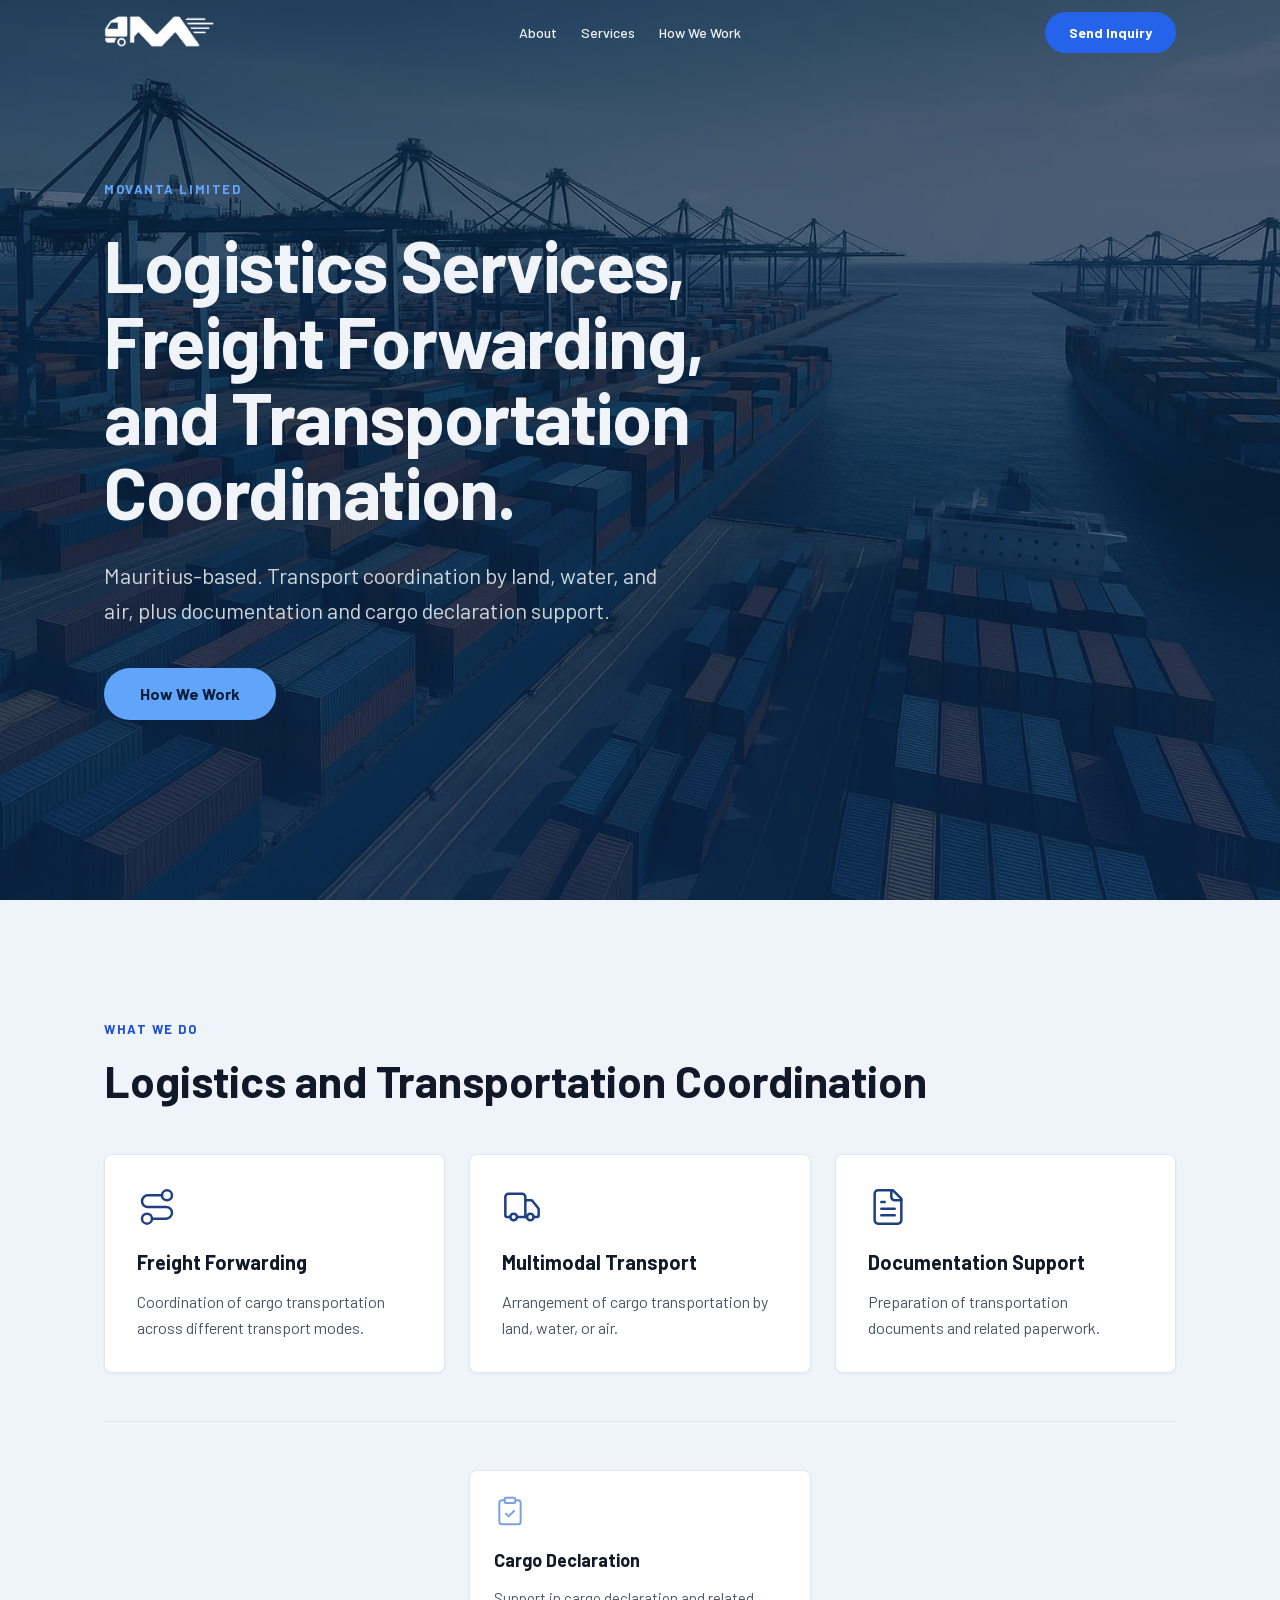
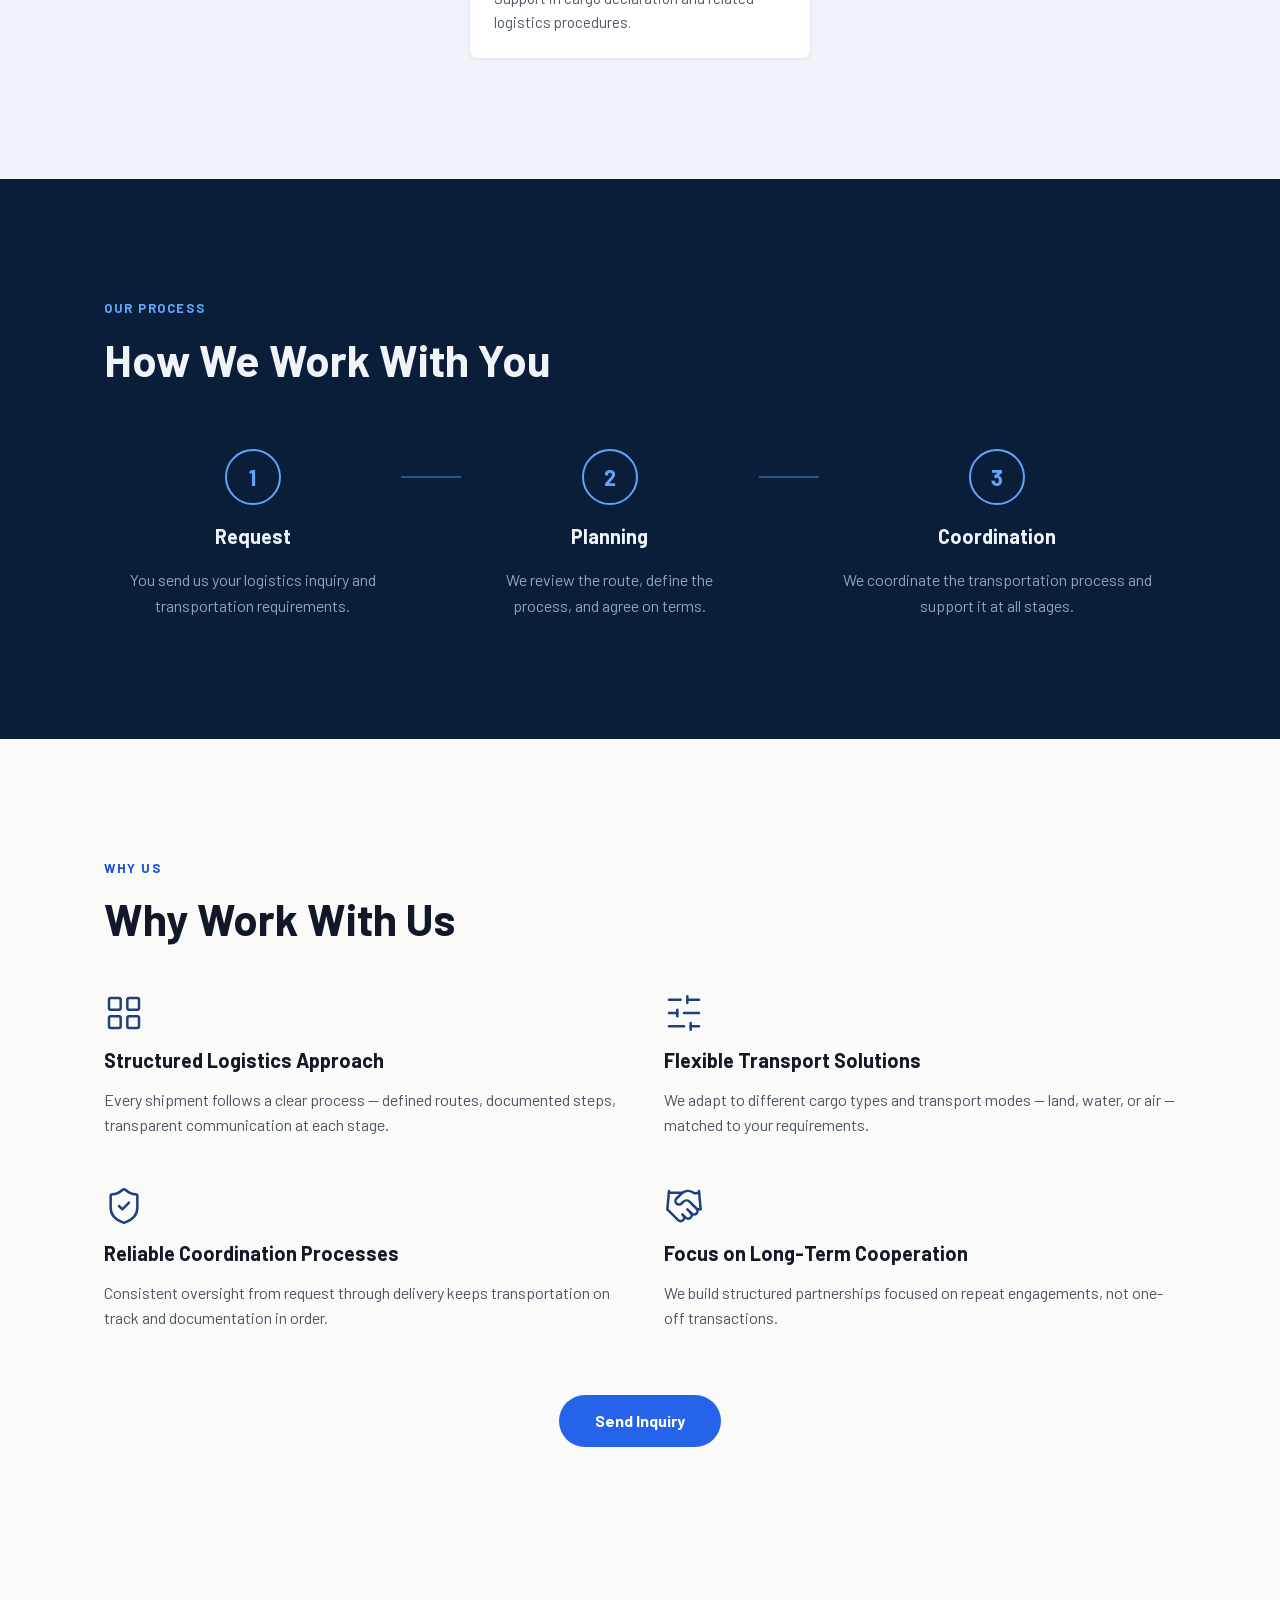
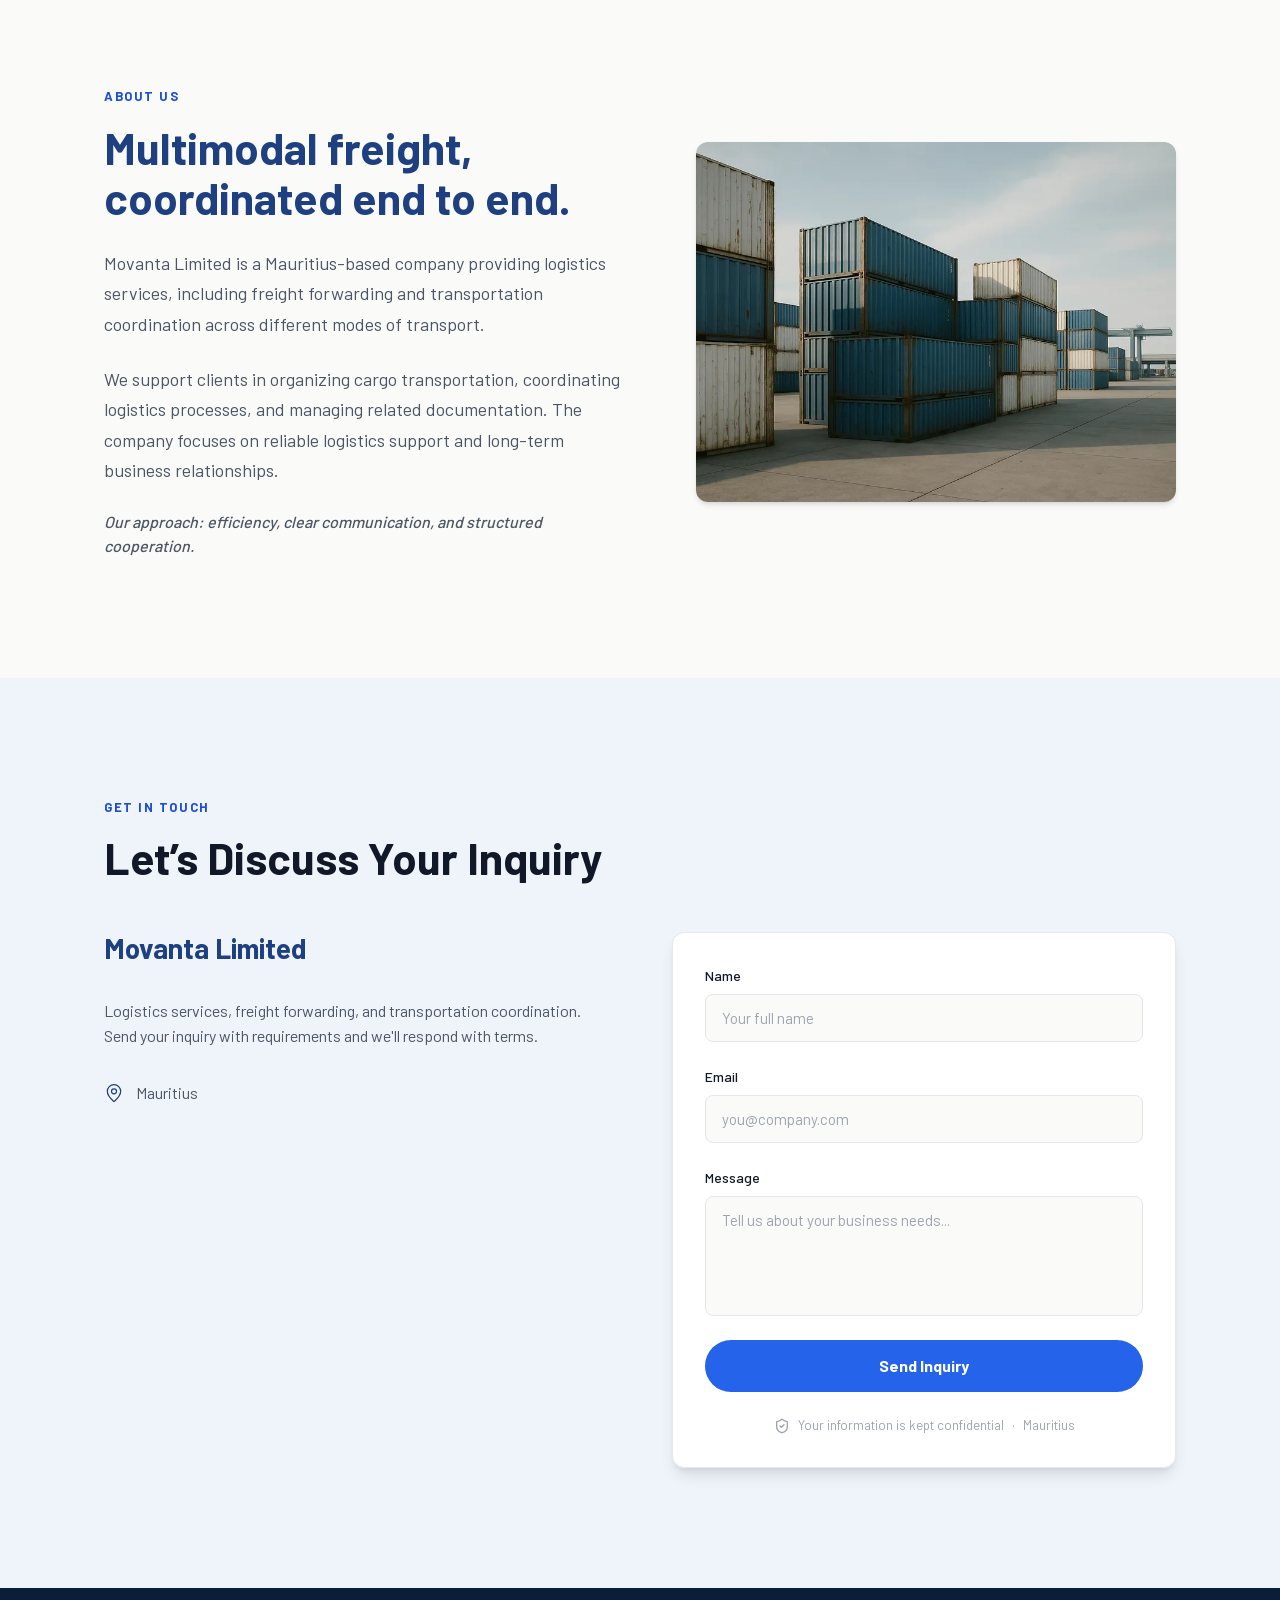
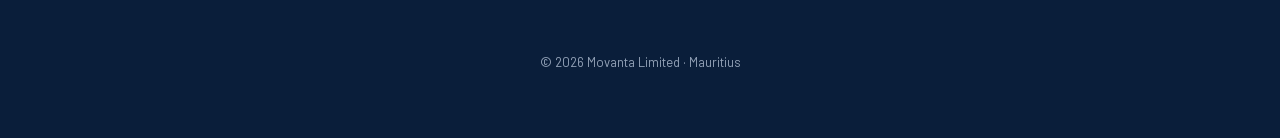
<file: index.html>
<!DOCTYPE html><!--pOiO2vm7rtWTryp_eDspl--><html lang="en" class="__variable_082d07 __variable_f36eae"><head><meta charSet="utf-8"/><meta name="viewport" content="width=device-width, initial-scale=1"/><link rel="preload" href="/_next/static/media/61d96c4884191721-s.p.woff2" as="font" crossorigin="" type="font/woff2"/><link rel="preload" href="/_next/static/media/6ad0344ed98ac2e9-s.p.woff2" as="font" crossorigin="" type="font/woff2"/><link rel="preload" href="/_next/static/media/b0bb26939bb40fdb-s.p.woff2" as="font" crossorigin="" type="font/woff2"/><link rel="preload" as="image" href="/logo.png"/><link rel="stylesheet" href="/_next/static/css/21862bc186db1f32.css" data-precedence="next"/><link rel="preload" as="script" fetchPriority="low" href="/_next/static/chunks/webpack-4cebb625571c36fb.js"/><script src="/_next/static/chunks/4bd1b696-c023c6e3521b1417.js" async=""></script><script src="/_next/static/chunks/255-aaafc19c72668c72.js" async=""></script><script src="/_next/static/chunks/main-app-97379b2c31d2f01f.js" async=""></script><script src="/_next/static/chunks/931-a537509458502639.js" async=""></script><script src="/_next/static/chunks/app/page-d8f7bed382f1b860.js" async=""></script><meta name="next-size-adjust" content=""/><meta name="theme-color" content="#0a1e3a"/><title>Movanta — Logistics Services &amp; Freight Forwarding</title><meta name="description" content="Mauritius-based logistics support, freight forwarding, and transportation coordination for businesses operating across different regions."/><link rel="canonical" href="https://movanta.mu"/><meta property="og:title" content="Movanta — Logistics Services &amp; Freight Forwarding"/><meta property="og:description" content="Mauritius-based logistics support, freight forwarding, and transportation coordination for businesses operating across different regions."/><meta property="og:url" content="https://movanta.mu"/><meta property="og:image" content="https://movanta.mu/og.jpg"/><meta property="og:type" content="website"/><meta name="twitter:card" content="summary_large_image"/><meta name="twitter:title" content="Movanta — Logistics Services &amp; Freight Forwarding"/><meta name="twitter:description" content="Mauritius-based logistics support, freight forwarding, and transportation coordination for businesses operating across different regions."/><meta name="twitter:image" content="https://movanta.mu/og.jpg"/><link rel="icon" href="/favicon.png"/><script src="/_next/static/chunks/polyfills-42372ed130431b0a.js" noModule=""></script></head><body class="font-body antialiased"><div hidden=""><!--$--><!--/$--></div><header class="fixed top-0 left-0 z-50 w-full transition-all duration-200 ease-out bg-transparent"><nav class="mx-auto flex h-16 max-w-[1200px] items-center justify-between px-5 md:px-16"><a class="flex items-center" aria-label="Movanta" href="/"><img alt="Movanta" width="400" height="300" decoding="async" data-nimg="1" class="h-7 w-auto brightness-0 invert md:h-8" style="color:transparent" src="/logo.png"/></a><div class="hidden items-center gap-6 md:flex"><a class="font-body text-[14px] font-medium text-ink-light transition-colors hover:text-navy-400" href="#about">About</a><a class="font-body text-[14px] font-medium text-ink-light transition-colors hover:text-navy-400" href="#services">Services</a><a class="font-body text-[14px] font-medium text-ink-light transition-colors hover:text-navy-400" href="#how-we-work">How We Work</a></div><div class="flex items-center gap-4"><a class="hidden rounded-full bg-cta px-6 py-2.5 font-body text-[14px] font-semibold text-white transition-all hover:scale-[1.02] hover:bg-cta-hover md:inline-flex" href="#contacts">Send Inquiry</a><button class="-mr-3 rounded-lg p-3 text-ink-light transition-colors active:bg-white/5 md:hidden" aria-label="Open menu" aria-expanded="false" aria-controls="mobile-menu"><svg xmlns="http://www.w3.org/2000/svg" width="24" height="24" viewBox="0 0 24 24" fill="none" stroke="currentColor" stroke-width="2" stroke-linecap="round" stroke-linejoin="round" class="lucide lucide-menu" aria-hidden="true"><path d="M4 12h16"></path><path d="M4 18h16"></path><path d="M4 6h16"></path></svg></button></div></nav><div id="mobile-menu" aria-hidden="true" class="overflow-hidden bg-navy-950/95 backdrop-blur-[12px] transition-[max-height,opacity] duration-200 ease-out motion-reduce:transition-none md:hidden max-h-0 opacity-0"><div class="flex flex-col gap-1 px-5 pb-10 pt-2"><a tabindex="-1" class="-mx-2 block rounded-lg px-2 py-3 font-body text-[16px] font-medium text-ink-light transition-colors active:bg-white/5" href="#about">About</a><a tabindex="-1" class="-mx-2 block rounded-lg px-2 py-3 font-body text-[16px] font-medium text-ink-light transition-colors active:bg-white/5" href="#services">Services</a><a tabindex="-1" class="-mx-2 block rounded-lg px-2 py-3 font-body text-[16px] font-medium text-ink-light transition-colors active:bg-white/5" href="#how-we-work">How We Work</a><a tabindex="-1" class="mt-3 flex h-[52px] w-full items-center justify-center rounded-full bg-gold-500 font-body text-[16px] font-semibold text-navy-950 transition-all duration-250 ease-out hover:bg-gold-600 active:scale-[0.98]" href="#contacts">Send Inquiry</a></div></div></header><main><section id="hero" class="relative flex min-h-svh items-center overflow-hidden bg-navy-950 md:bg-gradient-to-b md:from-navy-950 md:to-navy-900 xl:min-h-screen"><div aria-hidden="true" class="absolute inset-0 hidden bg-cover bg-center opacity-35 md:block" style="background-image:url(&#x27;/hero.webp&#x27;)"></div><div class="relative z-10 mx-auto w-full max-w-[1200px] px-5 py-20 md:px-16 md:py-0"><div class="hero-animate flex max-w-[880px] flex-col gap-7"><p class="font-body text-[13px] font-semibold uppercase tracking-[0.12em] text-gold-500">Movanta Limited</p><h1 class="text-balance font-heading text-[clamp(1.75rem,7.5vw,2rem)] font-bold leading-[1.05] tracking-[-0.02em] text-ink-light md:text-[56px] lg:text-[72px]">Logistics Services, Freight Forwarding, and Transportation Coordination.</h1><p class="max-w-[580px] font-body text-[18px] font-normal leading-[1.6] text-ink-light/85 md:text-[20px] lg:text-[22px]">Mauritius-based. Transport coordination by land, water, and air, plus documentation and cargo declaration support.</p><div class="pt-3"><a class="inline-flex h-[52px] items-center justify-center rounded-full px-9 font-body text-[16px] font-semibold transition-all duration-250 ease-out bg-gold-500 text-navy-950 hover:bg-gold-600 hover:scale-[1.02]  disabled:cursor-not-allowed disabled:opacity-60" href="#how-we-work">How We Work</a></div></div></div><a aria-label="Scroll to next section" aria-hidden="false" tabindex="0" class="absolute inset-x-0 bottom-6 mx-auto w-fit text-gold-500/70 transition-opacity duration-300 hover:text-gold-500 md:hidden animate-scroll-hint" href="#services"><svg xmlns="http://www.w3.org/2000/svg" width="28" height="28" viewBox="0 0 24 24" fill="none" stroke="currentColor" stroke-width="1.5" stroke-linecap="round" stroke-linejoin="round" class="lucide lucide-chevron-down" aria-hidden="true"><path d="m6 9 6 6 6-6"></path></svg></a></section><div class="sr-hidden sr-mobile-on"><section id="services" class="scroll-mt-[48px] bg-surface-tinted"><div class="mx-auto max-w-[1200px] px-5 py-20 md:px-16 md:py-[80px] xl:py-[120px] flex flex-col gap-12 md:gap-10 xl:gap-12"><div class="flex flex-col gap-4"><p class="font-body text-[13px] font-semibold uppercase tracking-[0.12em] text-gold-700">What We Do</p><h2 class="text-balance font-heading text-[28px] font-semibold leading-[1.15] md:text-[36px] lg:text-[44px] text-ink">Logistics and Transportation Coordination</h2></div><div class="grid grid-cols-1 gap-4 md:grid-cols-2 md:gap-6 lg:grid-cols-3"><div class="flex h-full flex-col gap-5 rounded-lg border border-line bg-surface-card shadow-[0_1px_3px_rgba(0,0,0,0.06)] transition-all duration-300 ease-out hover:-translate-y-1 hover:shadow-[0_4px_12px_rgba(0,0,0,0.1)] p-8"><svg xmlns="http://www.w3.org/2000/svg" width="40" height="40" viewBox="0 0 24 24" fill="none" stroke="currentColor" stroke-width="1.5" stroke-linecap="round" stroke-linejoin="round" class="lucide lucide-route text-navy-800" aria-hidden="true"><circle cx="6" cy="19" r="3"></circle><path d="M9 19h8.5a3.5 3.5 0 0 0 0-7h-11a3.5 3.5 0 0 1 0-7H15"></path><circle cx="18" cy="5" r="3"></circle></svg><div class="flex flex-col gap-3"><h3 class="font-body text-ink text-[20px] font-bold">Freight Forwarding</h3><p class="font-body font-normal leading-[1.6] text-ink-muted text-[16px]">Coordination of cargo transportation across different transport modes.</p></div></div><div class="flex h-full flex-col gap-5 rounded-lg border border-line bg-surface-card shadow-[0_1px_3px_rgba(0,0,0,0.06)] transition-all duration-300 ease-out hover:-translate-y-1 hover:shadow-[0_4px_12px_rgba(0,0,0,0.1)] p-8"><svg xmlns="http://www.w3.org/2000/svg" width="40" height="40" viewBox="0 0 24 24" fill="none" stroke="currentColor" stroke-width="1.5" stroke-linecap="round" stroke-linejoin="round" class="lucide lucide-truck text-navy-800" aria-hidden="true"><path d="M14 18V6a2 2 0 0 0-2-2H4a2 2 0 0 0-2 2v11a1 1 0 0 0 1 1h2"></path><path d="M15 18H9"></path><path d="M19 18h2a1 1 0 0 0 1-1v-3.65a1 1 0 0 0-.22-.624l-3.48-4.35A1 1 0 0 0 17.52 8H14"></path><circle cx="17" cy="18" r="2"></circle><circle cx="7" cy="18" r="2"></circle></svg><div class="flex flex-col gap-3"><h3 class="font-body text-ink text-[20px] font-bold">Multimodal Transport</h3><p class="font-body font-normal leading-[1.6] text-ink-muted text-[16px]">Arrangement of cargo transportation by land, water, or air.</p></div></div><div class="flex h-full flex-col gap-5 rounded-lg border border-line bg-surface-card shadow-[0_1px_3px_rgba(0,0,0,0.06)] transition-all duration-300 ease-out hover:-translate-y-1 hover:shadow-[0_4px_12px_rgba(0,0,0,0.1)] p-8"><svg xmlns="http://www.w3.org/2000/svg" width="40" height="40" viewBox="0 0 24 24" fill="none" stroke="currentColor" stroke-width="1.5" stroke-linecap="round" stroke-linejoin="round" class="lucide lucide-file-text text-navy-800" aria-hidden="true"><path d="M15 2H6a2 2 0 0 0-2 2v16a2 2 0 0 0 2 2h12a2 2 0 0 0 2-2V7Z"></path><path d="M14 2v4a2 2 0 0 0 2 2h4"></path><path d="M10 9H8"></path><path d="M16 13H8"></path><path d="M16 17H8"></path></svg><div class="flex flex-col gap-3"><h3 class="font-body text-ink text-[20px] font-bold">Documentation Support</h3><p class="font-body font-normal leading-[1.6] text-ink-muted text-[16px]">Preparation of transportation documents and related paperwork.</p></div></div></div><hr class="border-line"/><div class="flex flex-col gap-4 md:flex-row md:justify-center md:gap-6"><div class="md:w-[calc((100%-1.5rem)/2)] md:shrink-0 lg:w-[calc((100%-3rem)/3)]"><div class="flex h-full flex-col gap-5 rounded-lg border border-line bg-surface-card shadow-[0_1px_3px_rgba(0,0,0,0.06)] transition-all duration-300 ease-out hover:-translate-y-1 hover:shadow-[0_4px_12px_rgba(0,0,0,0.1)] p-6"><svg xmlns="http://www.w3.org/2000/svg" width="32" height="32" viewBox="0 0 24 24" fill="none" stroke="currentColor" stroke-width="1.5" stroke-linecap="round" stroke-linejoin="round" class="lucide lucide-clipboard-check text-navy-400" aria-hidden="true"><rect width="8" height="4" x="8" y="2" rx="1" ry="1"></rect><path d="M16 4h2a2 2 0 0 1 2 2v14a2 2 0 0 1-2 2H6a2 2 0 0 1-2-2V6a2 2 0 0 1 2-2h2"></path><path d="m9 14 2 2 4-4"></path></svg><div class="flex flex-col gap-3"><h3 class="font-body text-ink text-[18px] font-semibold">Cargo Declaration</h3><p class="font-body font-normal leading-[1.6] text-ink-muted text-[15px]">Support in cargo declaration and related logistics procedures.</p></div></div></div></div></div></section></div><div class="sr-hidden"><section id="how-we-work" class="scroll-mt-[48px] bg-navy-950"><div class="mx-auto max-w-[1200px] px-5 py-20 md:px-16 md:py-[80px] xl:py-[120px] flex flex-col gap-12 md:gap-10 xl:gap-12"><div class="flex flex-col gap-4"><p class="font-body text-[13px] font-semibold uppercase tracking-[0.12em] text-gold-500">Our Process</p><h2 class="text-balance font-heading text-[28px] font-semibold leading-[1.15] md:text-[36px] lg:text-[44px] text-ink-light">How We Work With You</h2></div><div class="flex flex-col gap-4 pt-4 lg:flex-row lg:items-start lg:gap-0"><div class="flex flex-1 flex-col items-center lg:flex-row lg:items-start"><div class="flex flex-1 flex-col items-center gap-4 px-6"><div class="flex h-14 w-14 items-center justify-center rounded-full border-2 border-gold-500 bg-transparent"><span class="font-heading text-[22px] font-semibold text-gold-500">1</span></div><h3 class="text-center font-body text-[20px] font-bold text-ink-light">Request</h3><p class="text-center font-body text-[16px] font-normal leading-[1.6] text-ink-light-muted">You send us your logistics inquiry and transportation requirements.</p></div><div class="hidden h-14 w-[60px] items-center justify-center lg:flex"><div class="h-[2px] w-full bg-gold-500/40"></div></div><div class="mt-4 flex h-8 w-full items-center justify-center lg:hidden"><div class="h-full w-[2px] bg-gold-500/40"></div></div></div><div class="flex flex-1 flex-col items-center lg:flex-row lg:items-start"><div class="flex flex-1 flex-col items-center gap-4 px-6"><div class="flex h-14 w-14 items-center justify-center rounded-full border-2 border-gold-500 bg-transparent"><span class="font-heading text-[22px] font-semibold text-gold-500">2</span></div><h3 class="text-center font-body text-[20px] font-bold text-ink-light">Planning</h3><p class="text-center font-body text-[16px] font-normal leading-[1.6] text-ink-light-muted">We review the route, define the process, and agree on terms.</p></div><div class="hidden h-14 w-[60px] items-center justify-center lg:flex"><div class="h-[2px] w-full bg-gold-500/40"></div></div><div class="mt-4 flex h-8 w-full items-center justify-center lg:hidden"><div class="h-full w-[2px] bg-gold-500/40"></div></div></div><div class="flex flex-1 flex-col items-center lg:flex-row lg:items-start"><div class="flex flex-1 flex-col items-center gap-4 px-6"><div class="flex h-14 w-14 items-center justify-center rounded-full border-2 border-gold-500 bg-transparent"><span class="font-heading text-[22px] font-semibold text-gold-500">3</span></div><h3 class="text-center font-body text-[20px] font-bold text-ink-light">Coordination</h3><p class="text-center font-body text-[16px] font-normal leading-[1.6] text-ink-light-muted">We coordinate the transportation process and support it at all stages.</p></div></div></div></div></section></div><div class="sr-hidden"><section id="why-us" class="scroll-mt-[48px] bg-surface-warm"><div class="mx-auto max-w-[1200px] px-5 py-20 md:px-16 md:py-[80px] xl:py-[120px] flex flex-col gap-12 md:gap-10 xl:gap-12"><div class="flex flex-col gap-4"><p class="font-body text-[13px] font-semibold uppercase tracking-[0.12em] text-gold-700">Why Us</p><h2 class="text-balance font-heading text-[28px] font-semibold leading-[1.15] md:text-[36px] lg:text-[44px] text-ink">Why Work With Us</h2></div><div class="grid grid-cols-1 gap-10 md:grid-cols-2 md:gap-x-8 md:gap-y-10 xl:gap-12"><div class="flex flex-col gap-3"><svg xmlns="http://www.w3.org/2000/svg" width="40" height="40" viewBox="0 0 24 24" fill="none" stroke="currentColor" stroke-width="1.5" stroke-linecap="round" stroke-linejoin="round" class="lucide lucide-layout-grid text-navy-800" aria-hidden="true"><rect width="7" height="7" x="3" y="3" rx="1"></rect><rect width="7" height="7" x="14" y="3" rx="1"></rect><rect width="7" height="7" x="14" y="14" rx="1"></rect><rect width="7" height="7" x="3" y="14" rx="1"></rect></svg><h3 class="font-body text-[20px] font-bold text-ink">Structured Logistics Approach</h3><p class="font-body text-[16px] font-normal leading-[1.6] text-ink-muted">Every shipment follows a clear process — defined routes, documented steps, transparent communication at each stage.</p></div><div class="flex flex-col gap-3"><svg xmlns="http://www.w3.org/2000/svg" width="40" height="40" viewBox="0 0 24 24" fill="none" stroke="currentColor" stroke-width="1.5" stroke-linecap="round" stroke-linejoin="round" class="lucide lucide-sliders-horizontal text-navy-800" aria-hidden="true"><line x1="21" x2="14" y1="4" y2="4"></line><line x1="10" x2="3" y1="4" y2="4"></line><line x1="21" x2="12" y1="12" y2="12"></line><line x1="8" x2="3" y1="12" y2="12"></line><line x1="21" x2="16" y1="20" y2="20"></line><line x1="12" x2="3" y1="20" y2="20"></line><line x1="14" x2="14" y1="2" y2="6"></line><line x1="8" x2="8" y1="10" y2="14"></line><line x1="16" x2="16" y1="18" y2="22"></line></svg><h3 class="font-body text-[20px] font-bold text-ink">Flexible Transport Solutions</h3><p class="font-body text-[16px] font-normal leading-[1.6] text-ink-muted">We adapt to different cargo types and transport modes — land, water, or air — matched to your requirements.</p></div><div class="flex flex-col gap-3"><svg xmlns="http://www.w3.org/2000/svg" width="40" height="40" viewBox="0 0 24 24" fill="none" stroke="currentColor" stroke-width="1.5" stroke-linecap="round" stroke-linejoin="round" class="lucide lucide-shield-check text-navy-800" aria-hidden="true"><path d="M20 13c0 5-3.5 7.5-7.66 8.95a1 1 0 0 1-.67-.01C7.5 20.5 4 18 4 13V6a1 1 0 0 1 1-1c2 0 4.5-1.2 6.24-2.72a1.17 1.17 0 0 1 1.52 0C14.51 3.81 17 5 19 5a1 1 0 0 1 1 1z"></path><path d="m9 12 2 2 4-4"></path></svg><h3 class="font-body text-[20px] font-bold text-ink">Reliable Coordination Processes</h3><p class="font-body text-[16px] font-normal leading-[1.6] text-ink-muted">Consistent oversight from request through delivery keeps transportation on track and documentation in order.</p></div><div class="flex flex-col gap-3"><svg xmlns="http://www.w3.org/2000/svg" width="40" height="40" viewBox="0 0 24 24" fill="none" stroke="currentColor" stroke-width="1.5" stroke-linecap="round" stroke-linejoin="round" class="lucide lucide-handshake text-navy-800" aria-hidden="true"><path d="m11 17 2 2a1 1 0 1 0 3-3"></path><path d="m14 14 2.5 2.5a1 1 0 1 0 3-3l-3.88-3.88a3 3 0 0 0-4.24 0l-.88.88a1 1 0 1 1-3-3l2.81-2.81a5.79 5.79 0 0 1 7.06-.87l.47.28a2 2 0 0 0 1.42.25L21 4"></path><path d="m21 3 1 11h-2"></path><path d="M3 3 2 14l6.5 6.5a1 1 0 1 0 3-3"></path><path d="M3 4h8"></path></svg><h3 class="font-body text-[20px] font-bold text-ink">Focus on Long-Term Cooperation</h3><p class="font-body text-[16px] font-normal leading-[1.6] text-ink-muted">We build structured partnerships focused on repeat engagements, not one-off transactions.</p></div></div><div class="flex justify-center pt-4"><a class="inline-flex h-[52px] items-center justify-center rounded-full px-9 font-body text-[16px] font-semibold transition-all duration-250 ease-out bg-cta text-white hover:bg-cta-hover hover:scale-[1.02]  disabled:cursor-not-allowed disabled:opacity-60" href="#contacts">Send Inquiry</a></div></div></section></div><div class="sr-hidden"><section id="about" class="scroll-mt-[48px] bg-surface-warm"><div class="mx-auto max-w-[1200px] px-5 py-20 md:px-16 md:py-[80px] xl:py-[120px] flex flex-col items-center gap-16 lg:flex-row"><div class="flex flex-col gap-6 md:flex-1"><div class="flex flex-col gap-4"><p class="font-body text-[13px] font-semibold uppercase tracking-[0.12em] text-gold-700">About Us</p><h2 class="text-balance font-heading text-[28px] font-semibold leading-[1.15] md:text-[36px] lg:text-[44px] text-navy-800">Multimodal freight, coordinated end to end.</h2></div><p class="max-w-[600px] font-body text-[16px] font-normal leading-[1.7] text-ink-muted md:text-[18px]">Movanta Limited is a Mauritius-based company providing logistics services, including freight forwarding and transportation coordination across different modes of transport.</p><p class="max-w-[600px] font-body text-[16px] font-normal leading-[1.7] text-ink-muted md:text-[18px]">We support clients in organizing cargo transportation, coordinating logistics processes, and managing related documentation. The company focuses on reliable logistics support and long-term business relationships.</p><p class="max-w-[480px] font-body text-[16px] font-medium italic leading-[1.5] text-ink-muted">Our approach: efficiency, clear communication, and structured cooperation.</p></div><div class="w-full md:mx-auto md:max-w-[640px] lg:mx-0 lg:w-[480px] lg:max-w-none"><img alt="Movanta logistics coordination" loading="lazy" width="480" height="360" decoding="async" data-nimg="1" class="rounded-xl object-cover shadow-md" style="color:transparent" src="/about.webp"/></div></div></section></div><div class="sr-hidden"><section id="contacts" class="scroll-mt-[48px] bg-surface-tinted"><div class="mx-auto max-w-[1200px] px-5 py-20 md:px-16 md:py-[80px] xl:py-[120px] flex flex-col gap-12 md:gap-10 xl:gap-12"><div class="flex flex-col gap-4"><p class="font-body text-[13px] font-semibold uppercase tracking-[0.12em] text-gold-700">Get in Touch</p><h2 class="text-balance font-heading text-[28px] font-semibold leading-[1.15] md:text-[36px] lg:text-[44px] text-ink">Let’s Discuss Your Inquiry</h2></div><div class="flex flex-col gap-16 lg:flex-row"><div class="flex flex-col gap-8 md:flex-1"><h3 class="font-heading text-[20px] font-semibold leading-[1.2] text-navy-800 md:text-[28px]">Movanta Limited</h3><p class="font-body text-[16px] font-normal leading-[1.6] text-ink-muted">Logistics services, freight forwarding, and transportation coordination. Send your inquiry with requirements and we&#x27;ll respond with terms.</p><div class="flex flex-col gap-5"><div class="flex items-center gap-3"><svg xmlns="http://www.w3.org/2000/svg" width="20" height="20" viewBox="0 0 24 24" fill="none" stroke="currentColor" stroke-width="1.5" stroke-linecap="round" stroke-linejoin="round" class="lucide lucide-map-pin text-navy-800" aria-hidden="true"><path d="M20 10c0 4.993-5.539 10.193-7.399 11.799a1 1 0 0 1-1.202 0C9.539 20.193 4 14.993 4 10a8 8 0 0 1 16 0"></path><circle cx="12" cy="10" r="3"></circle></svg><span class="font-body text-[16px] text-ink-muted">Mauritius</span></div></div></div><div class="md:flex-1"><form noValidate="" class="flex flex-col gap-6 rounded-xl border border-line bg-surface-card p-8 shadow-lg"><input type="hidden" name="access_key" value="68ef9b11-6b5a-4204-afcc-c116e8fb673b"/><input type="hidden" name="subject" value="New inquiry from the Movanta Limited website"/><input type="checkbox" class="hidden" tabindex="-1" autoComplete="off" aria-hidden="true" name="botcheck"/><div class="flex flex-col gap-2"><label for="name" class="font-body text-[14px] font-medium text-ink">Name</label><input id="name" type="text" placeholder="Your full name" required="" class="w-full rounded-lg border bg-surface-warm px-4 font-body text-[15px] text-ink placeholder:text-ink-faint focus:outline-none focus:ring-2 border-line focus:ring-navy-400 h-12" name="name"/></div><div class="flex flex-col gap-2"><label for="email" class="font-body text-[14px] font-medium text-ink">Email</label><input id="email" type="email" placeholder="you@company.com" required="" class="w-full rounded-lg border bg-surface-warm px-4 font-body text-[15px] text-ink placeholder:text-ink-faint focus:outline-none focus:ring-2 border-line focus:ring-navy-400 h-12" name="email"/></div><div class="flex flex-col gap-2"><label for="message" class="font-body text-[14px] font-medium text-ink">Message</label><textarea id="message" name="message" placeholder="Tell us about your business needs..." rows="4" class="w-full rounded-lg border bg-surface-warm px-4 font-body text-[15px] text-ink placeholder:text-ink-faint focus:outline-none focus:ring-2 border-line focus:ring-navy-400 h-[120px] resize-none py-3"></textarea></div><button type="submit" class="inline-flex h-[52px] items-center justify-center rounded-full px-9 font-body text-[16px] font-semibold transition-all duration-250 ease-out bg-cta text-white hover:bg-cta-hover hover:scale-[1.02] w-full disabled:cursor-not-allowed disabled:opacity-60">Send Inquiry</button><div class="flex flex-col items-center gap-2 text-center md:flex-row md:flex-wrap md:justify-center md:gap-2"><svg xmlns="http://www.w3.org/2000/svg" width="16" height="16" viewBox="0 0 24 24" fill="none" stroke="currentColor" stroke-width="2" stroke-linecap="round" stroke-linejoin="round" class="lucide lucide-shield-check text-ink-faint" aria-hidden="true"><path d="M20 13c0 5-3.5 7.5-7.66 8.95a1 1 0 0 1-.67-.01C7.5 20.5 4 18 4 13V6a1 1 0 0 1 1-1c2 0 4.5-1.2 6.24-2.72a1.17 1.17 0 0 1 1.52 0C14.51 3.81 17 5 19 5a1 1 0 0 1 1 1z"></path><path d="m9 12 2 2 4-4"></path></svg><span class="font-body text-[13px] text-ink-faint">Your information is kept confidential<span class="ml-2 hidden md:inline">·</span></span><span class="font-body text-[13px] text-ink-faint">Mauritius</span></div></form></div></div></div></section></div></main><footer class="bg-navy-950"><div class="mx-auto max-w-[1200px] px-5 py-16 md:px-16 md:py-12 xl:py-16"><p class="mx-auto max-w-[640px] text-center font-body text-[13px] leading-relaxed text-ink-light-muted">© 2026 Movanta Limited · Mauritius</p></div></footer><!--$--><!--/$--><script src="/_next/static/chunks/webpack-4cebb625571c36fb.js" id="_R_" async=""></script><script>(self.__next_f=self.__next_f||[]).push([0])</script><script>self.__next_f.push([1,"1:\"$Sreact.fragment\"\n2:I[9766,[],\"\"]\n3:I[8924,[],\"\"]\n4:I[1149,[\"931\",\"static/chunks/931-a537509458502639.js\",\"974\",\"static/chunks/app/page-d8f7bed382f1b860.js\"],\"NavBar\"]\n5:I[2619,[\"931\",\"static/chunks/931-a537509458502639.js\",\"974\",\"static/chunks/app/page-d8f7bed382f1b860.js\"],\"\"]\n6:I[8854,[\"931\",\"static/chunks/931-a537509458502639.js\",\"974\",\"static/chunks/app/page-d8f7bed382f1b860.js\"],\"HeroScrollHint\"]\n7:I[6985,[\"931\",\"static/chunks/931-a537509458502639.js\",\"974\",\"static/chunks/app/page-d8f7bed382f1b860.js\"],\"ScrollReveal\"]\n13:I[7150,[],\"\"]\n:HL[\"/_next/static/media/61d96c4884191721-s.p.woff2\",\"font\",{\"crossOrigin\":\"\",\"type\":\"font/woff2\"}]\n:HL[\"/_next/static/media/6ad0344ed98ac2e9-s.p.woff2\",\"font\",{\"crossOrigin\":\"\",\"type\":\"font/woff2\"}]\n:HL[\"/_next/static/media/b0bb26939bb40fdb-s.p.woff2\",\"font\",{\"crossOrigin\":\"\",\"type\":\"font/woff2\"}]\n:HL[\"/_next/static/css/21862bc186db1f32.css\",\"style\"]\n"])</script><script>self.__next_f.push([1,"0:{\"P\":null,\"b\":\"pOiO2vm7rtWTryp-eDspl\",\"p\":\"\",\"c\":[\"\",\"\"],\"i\":false,\"f\":[[[\"\",{\"children\":[\"__PAGE__\",{}]},\"$undefined\",\"$undefined\",true],[\"\",[\"$\",\"$1\",\"c\",{\"children\":[[[\"$\",\"link\",\"0\",{\"rel\":\"stylesheet\",\"href\":\"/_next/static/css/21862bc186db1f32.css\",\"precedence\":\"next\",\"crossOrigin\":\"$undefined\",\"nonce\":\"$undefined\"}]],[\"$\",\"html\",null,{\"lang\":\"en\",\"className\":\"__variable_082d07 __variable_f36eae\",\"children\":[\"$\",\"body\",null,{\"className\":\"font-body antialiased\",\"children\":[\"$\",\"$L2\",null,{\"parallelRouterKey\":\"children\",\"error\":\"$undefined\",\"errorStyles\":\"$undefined\",\"errorScripts\":\"$undefined\",\"template\":[\"$\",\"$L3\",null,{}],\"templateStyles\":\"$undefined\",\"templateScripts\":\"$undefined\",\"notFound\":[[[\"$\",\"title\",null,{\"children\":\"404: This page could not be found.\"}],[\"$\",\"div\",null,{\"style\":{\"fontFamily\":\"system-ui,\\\"Segoe UI\\\",Roboto,Helvetica,Arial,sans-serif,\\\"Apple Color Emoji\\\",\\\"Segoe UI Emoji\\\"\",\"height\":\"100vh\",\"textAlign\":\"center\",\"display\":\"flex\",\"flexDirection\":\"column\",\"alignItems\":\"center\",\"justifyContent\":\"center\"},\"children\":[\"$\",\"div\",null,{\"children\":[[\"$\",\"style\",null,{\"dangerouslySetInnerHTML\":{\"__html\":\"body{color:#000;background:#fff;margin:0}.next-error-h1{border-right:1px solid rgba(0,0,0,.3)}@media (prefers-color-scheme:dark){body{color:#fff;background:#000}.next-error-h1{border-right:1px solid rgba(255,255,255,.3)}}\"}}],[\"$\",\"h1\",null,{\"className\":\"next-error-h1\",\"style\":{\"display\":\"inline-block\",\"margin\":\"0 20px 0 0\",\"padding\":\"0 23px 0 0\",\"fontSize\":24,\"fontWeight\":500,\"verticalAlign\":\"top\",\"lineHeight\":\"49px\"},\"children\":404}],[\"$\",\"div\",null,{\"style\":{\"display\":\"inline-block\"},\"children\":[\"$\",\"h2\",null,{\"style\":{\"fontSize\":14,\"fontWeight\":400,\"lineHeight\":\"49px\",\"margin\":0},\"children\":\"This page could not be found.\"}]}]]}]}]],[]],\"forbidden\":\"$undefined\",\"unauthorized\":\"$undefined\"}]}]}]]}],{\"children\":[\"__PAGE__\",[\"$\",\"$1\",\"c\",{\"children\":[[[\"$\",\"$L4\",null,{\"brand\":\"Movanta\",\"logoSrc\":\"/logo.png\",\"links\":[{\"label\":\"About\",\"href\":\"#about\"},{\"label\":\"Services\",\"href\":\"#services\"},{\"label\":\"How We Work\",\"href\":\"#how-we-work\"}],\"ctaLabel\":\"Send Inquiry\",\"ctaHref\":\"#contacts\"}],[\"$\",\"main\",null,{\"children\":[[\"$\",\"section\",null,{\"id\":\"hero\",\"className\":\"relative flex min-h-svh items-center overflow-hidden bg-navy-950 md:bg-gradient-to-b md:from-navy-950 md:to-navy-900 xl:min-h-screen\",\"children\":[[\"$\",\"div\",null,{\"aria-hidden\":true,\"className\":\"absolute inset-0 hidden bg-cover bg-center opacity-35 md:block\",\"style\":{\"backgroundImage\":\"url('/hero.webp')\"}}],[\"$\",\"div\",null,{\"className\":\"relative z-10 mx-auto w-full max-w-[1200px] px-5 py-20 md:px-16 md:py-0\",\"children\":[\"$\",\"div\",null,{\"className\":\"hero-animate flex max-w-[880px] flex-col gap-7\",\"children\":[[\"$\",\"p\",null,{\"className\":\"font-body text-[13px] font-semibold uppercase tracking-[0.12em] text-gold-500\",\"children\":\"Movanta Limited\"}],[\"$\",\"h1\",null,{\"className\":\"text-balance font-heading text-[clamp(1.75rem,7.5vw,2rem)] font-bold leading-[1.05] tracking-[-0.02em] text-ink-light md:text-[56px] lg:text-[72px]\",\"children\":\"Logistics Services, Freight Forwarding, and Transportation Coordination.\"}],[\"$\",\"p\",null,{\"className\":\"max-w-[580px] font-body text-[18px] font-normal leading-[1.6] text-ink-light/85 md:text-[20px] lg:text-[22px]\",\"children\":\"Mauritius-based. Transport coordination by land, water, and air, plus documentation and cargo declaration support.\"}],[\"$\",\"div\",null,{\"className\":\"pt-3\",\"children\":[\"$\",\"$L5\",null,{\"href\":\"#how-we-work\",\"className\":\"inline-flex h-[52px] items-center justify-center rounded-full px-9 font-body text-[16px] font-semibold transition-all duration-250 ease-out bg-gold-500 text-navy-950 hover:bg-gold-600 hover:scale-[1.02]  disabled:cursor-not-allowed disabled:opacity-60\",\"children\":\"How We Work\"}]}]]}]}],[\"$\",\"$L6\",null,{}]]}],[\"$\",\"$L7\",null,{\"className\":\"sr-mobile-on\",\"children\":[\"$\",\"section\",null,{\"id\":\"services\",\"className\":\"scroll-mt-[48px] bg-surface-tinted\",\"children\":[\"$\",\"div\",null,{\"className\":\"mx-auto max-w-[1200px] px-5 py-20 md:px-16 md:py-[80px] xl:py-[120px] flex flex-col gap-12 md:gap-10 xl:gap-12\",\"children\":[[\"$\",\"div\",null,{\"className\":\"flex flex-col gap-4\",\"children\":[[\"$\",\"p\",null,{\"className\":\"font-body text-[13px] font-semibold uppercase tracking-[0.12em] text-gold-700\",\"children\":\"What We Do\"}],\"$L8\"]}],\"$L9\",\"$La\",\"$Lb\"]}]}]}],\"$Lc\",\"$Ld\",\"$Le\",\"$Lf\"]}],\"$L10\"],null,\"$L11\"]}],{},null,false]},null,false],\"$L12\",false]],\"m\":\"$undefined\",\"G\":[\"$13\",[]],\"s\":false,\"S\":true}\n"])</script><script>self.__next_f.push([1,"1c:I[1356,[\"931\",\"static/chunks/931-a537509458502639.js\",\"974\",\"static/chunks/app/page-d8f7bed382f1b860.js\"],\"Image\"]\n1d:I[7250,[\"931\",\"static/chunks/931-a537509458502639.js\",\"974\",\"static/chunks/app/page-d8f7bed382f1b860.js\"],\"ContactsSection\"]\n1e:I[4431,[],\"OutletBoundary\"]\n20:I[5278,[],\"AsyncMetadataOutlet\"]\n22:I[4431,[],\"ViewportBoundary\"]\n24:I[4431,[],\"MetadataBoundary\"]\n25:\"$Sreact.suspense\"\n8:[\"$\",\"h2\",null,{\"className\":\"text-balance font-heading text-[28px] font-semibold leading-[1.15] md:text-[36px] lg:text-[44px] text-ink\",\"children\":\"Logistics and Transportation Coordination\"}]\n"])</script><script>self.__next_f.push([1,"9:[\"$\",\"div\",null,{\"className\":\"grid grid-cols-1 gap-4 md:grid-cols-2 md:gap-6 lg:grid-cols-3\",\"children\":[[\"$\",\"div\",\"Freight Forwarding\",{\"className\":\"flex h-full flex-col gap-5 rounded-lg border border-line bg-surface-card shadow-[0_1px_3px_rgba(0,0,0,0.06)] transition-all duration-300 ease-out hover:-translate-y-1 hover:shadow-[0_4px_12px_rgba(0,0,0,0.1)] p-8\",\"children\":[[\"$\",\"svg\",null,{\"ref\":\"$undefined\",\"xmlns\":\"http://www.w3.org/2000/svg\",\"width\":40,\"height\":40,\"viewBox\":\"0 0 24 24\",\"fill\":\"none\",\"stroke\":\"currentColor\",\"strokeWidth\":1.5,\"strokeLinecap\":\"round\",\"strokeLinejoin\":\"round\",\"className\":\"lucide lucide-route text-navy-800\",\"aria-hidden\":\"true\",\"children\":[[\"$\",\"circle\",\"1kj8tv\",{\"cx\":\"6\",\"cy\":\"19\",\"r\":\"3\"}],[\"$\",\"path\",\"1d8sl\",{\"d\":\"M9 19h8.5a3.5 3.5 0 0 0 0-7h-11a3.5 3.5 0 0 1 0-7H15\"}],[\"$\",\"circle\",\"gq8acd\",{\"cx\":\"18\",\"cy\":\"5\",\"r\":\"3\"}],\"$undefined\"]}],[\"$\",\"div\",null,{\"className\":\"flex flex-col gap-3\",\"children\":[[\"$\",\"h3\",null,{\"className\":\"font-body text-ink text-[20px] font-bold\",\"children\":\"Freight Forwarding\"}],[\"$\",\"p\",null,{\"className\":\"font-body font-normal leading-[1.6] text-ink-muted text-[16px]\",\"children\":\"Coordination of cargo transportation across different transport modes.\"}]]}]]}],[\"$\",\"div\",\"Multimodal Transport\",{\"className\":\"flex h-full flex-col gap-5 rounded-lg border border-line bg-surface-card shadow-[0_1px_3px_rgba(0,0,0,0.06)] transition-all duration-300 ease-out hover:-translate-y-1 hover:shadow-[0_4px_12px_rgba(0,0,0,0.1)] p-8\",\"children\":[[\"$\",\"svg\",null,{\"ref\":\"$undefined\",\"xmlns\":\"http://www.w3.org/2000/svg\",\"width\":40,\"height\":40,\"viewBox\":\"0 0 24 24\",\"fill\":\"none\",\"stroke\":\"currentColor\",\"strokeWidth\":1.5,\"strokeLinecap\":\"round\",\"strokeLinejoin\":\"round\",\"className\":\"lucide lucide-truck text-navy-800\",\"aria-hidden\":\"true\",\"children\":[[\"$\",\"path\",\"wrbu53\",{\"d\":\"M14 18V6a2 2 0 0 0-2-2H4a2 2 0 0 0-2 2v11a1 1 0 0 0 1 1h2\"}],[\"$\",\"path\",\"1lyqi6\",{\"d\":\"M15 18H9\"}],[\"$\",\"path\",\"lysw3i\",{\"d\":\"M19 18h2a1 1 0 0 0 1-1v-3.65a1 1 0 0 0-.22-.624l-3.48-4.35A1 1 0 0 0 17.52 8H14\"}],[\"$\",\"circle\",\"332jqn\",{\"cx\":\"17\",\"cy\":\"18\",\"r\":\"2\"}],[\"$\",\"circle\",\"19iecd\",{\"cx\":\"7\",\"cy\":\"18\",\"r\":\"2\"}],\"$undefined\"]}],[\"$\",\"div\",null,{\"className\":\"flex flex-col gap-3\",\"children\":[[\"$\",\"h3\",null,{\"className\":\"font-body text-ink text-[20px] font-bold\",\"children\":\"Multimodal Transport\"}],[\"$\",\"p\",null,{\"className\":\"font-body font-normal leading-[1.6] text-ink-muted text-[16px]\",\"children\":\"Arrangement of cargo transportation by land, water, or air.\"}]]}]]}],[\"$\",\"div\",\"Documentation Support\",{\"className\":\"flex h-full flex-col gap-5 rounded-lg border border-line bg-surface-card shadow-[0_1px_3px_rgba(0,0,0,0.06)] transition-all duration-300 ease-out hover:-translate-y-1 hover:shadow-[0_4px_12px_rgba(0,0,0,0.1)] p-8\",\"children\":[[\"$\",\"svg\",null,{\"ref\":\"$undefined\",\"xmlns\":\"http://www.w3.org/2000/svg\",\"width\":40,\"height\":40,\"viewBox\":\"0 0 24 24\",\"fill\":\"none\",\"stroke\":\"currentColor\",\"strokeWidth\":1.5,\"strokeLinecap\":\"round\",\"strokeLinejoin\":\"round\",\"className\":\"lucide lucide-file-text text-navy-800\",\"aria-hidden\":\"true\",\"children\":[[\"$\",\"path\",\"1rqfz7\",{\"d\":\"M15 2H6a2 2 0 0 0-2 2v16a2 2 0 0 0 2 2h12a2 2 0 0 0 2-2V7Z\"}],[\"$\",\"path\",\"tnqrlb\",{\"d\":\"M14 2v4a2 2 0 0 0 2 2h4\"}],[\"$\",\"path\",\"b1mrlr\",{\"d\":\"M10 9H8\"}],[\"$\",\"path\",\"t4e002\",{\"d\":\"M16 13H8\"}],[\"$\",\"path\",\"z1uh3a\",{\"d\":\"M16 17H8\"}],\"$undefined\"]}],[\"$\",\"div\",null,{\"className\":\"flex flex-col gap-3\",\"children\":[[\"$\",\"h3\",null,{\"className\":\"font-body text-ink text-[20px] font-bold\",\"children\":\"Documentation Support\"}],[\"$\",\"p\",null,{\"className\":\"font-body font-normal leading-[1.6] text-ink-muted text-[16px]\",\"children\":\"Preparation of transportation documents and related paperwork.\"}]]}]]}]]}]\n"])</script><script>self.__next_f.push([1,"a:[\"$\",\"hr\",null,{\"className\":\"border-line\"}]\n"])</script><script>self.__next_f.push([1,"b:[\"$\",\"div\",null,{\"className\":\"flex flex-col gap-4 md:flex-row md:justify-center md:gap-6\",\"children\":[[\"$\",\"div\",\"Cargo Declaration\",{\"className\":\"md:w-[calc((100%-1.5rem)/2)] md:shrink-0 lg:w-[calc((100%-3rem)/3)]\",\"children\":[\"$\",\"div\",null,{\"className\":\"flex h-full flex-col gap-5 rounded-lg border border-line bg-surface-card shadow-[0_1px_3px_rgba(0,0,0,0.06)] transition-all duration-300 ease-out hover:-translate-y-1 hover:shadow-[0_4px_12px_rgba(0,0,0,0.1)] p-6\",\"children\":[[\"$\",\"svg\",null,{\"ref\":\"$undefined\",\"xmlns\":\"http://www.w3.org/2000/svg\",\"width\":32,\"height\":32,\"viewBox\":\"0 0 24 24\",\"fill\":\"none\",\"stroke\":\"currentColor\",\"strokeWidth\":1.5,\"strokeLinecap\":\"round\",\"strokeLinejoin\":\"round\",\"className\":\"lucide lucide-clipboard-check text-navy-400\",\"aria-hidden\":\"true\",\"children\":[[\"$\",\"rect\",\"tgr4d6\",{\"width\":\"8\",\"height\":\"4\",\"x\":\"8\",\"y\":\"2\",\"rx\":\"1\",\"ry\":\"1\"}],[\"$\",\"path\",\"116196\",{\"d\":\"M16 4h2a2 2 0 0 1 2 2v14a2 2 0 0 1-2 2H6a2 2 0 0 1-2-2V6a2 2 0 0 1 2-2h2\"}],[\"$\",\"path\",\"df797q\",{\"d\":\"m9 14 2 2 4-4\"}],\"$undefined\"]}],[\"$\",\"div\",null,{\"className\":\"flex flex-col gap-3\",\"children\":[[\"$\",\"h3\",null,{\"className\":\"font-body text-ink text-[18px] font-semibold\",\"children\":\"Cargo Declaration\"}],[\"$\",\"p\",null,{\"className\":\"font-body font-normal leading-[1.6] text-ink-muted text-[15px]\",\"children\":\"Support in cargo declaration and related logistics procedures.\"}]]}]]}]}]]}]\n"])</script><script>self.__next_f.push([1,"c:[\"$\",\"$L7\",null,{\"children\":[\"$\",\"section\",null,{\"id\":\"how-we-work\",\"className\":\"scroll-mt-[48px] bg-navy-950\",\"children\":[\"$\",\"div\",null,{\"className\":\"mx-auto max-w-[1200px] px-5 py-20 md:px-16 md:py-[80px] xl:py-[120px] flex flex-col gap-12 md:gap-10 xl:gap-12\",\"children\":[[\"$\",\"div\",null,{\"className\":\"flex flex-col gap-4\",\"children\":[[\"$\",\"p\",null,{\"className\":\"font-body text-[13px] font-semibold uppercase tracking-[0.12em] text-gold-500\",\"children\":\"Our Process\"}],[\"$\",\"h2\",null,{\"className\":\"text-balance font-heading text-[28px] font-semibold leading-[1.15] md:text-[36px] lg:text-[44px] text-ink-light\",\"children\":\"How We Work With You\"}]]}],[\"$\",\"div\",null,{\"className\":\"flex flex-col gap-4 pt-4 lg:flex-row lg:items-start lg:gap-0\",\"children\":[[\"$\",\"div\",\"1\",{\"className\":\"flex flex-1 flex-col items-center lg:flex-row lg:items-start\",\"children\":[[\"$\",\"div\",null,{\"className\":\"flex flex-1 flex-col items-center gap-4 px-6\",\"children\":[[\"$\",\"div\",null,{\"className\":\"flex h-14 w-14 items-center justify-center rounded-full border-2 border-gold-500 bg-transparent\",\"children\":[\"$\",\"span\",null,{\"className\":\"font-heading text-[22px] font-semibold text-gold-500\",\"children\":1}]}],[\"$\",\"h3\",null,{\"className\":\"text-center font-body text-[20px] font-bold text-ink-light\",\"children\":\"Request\"}],[\"$\",\"p\",null,{\"className\":\"text-center font-body text-[16px] font-normal leading-[1.6] text-ink-light-muted\",\"children\":\"You send us your logistics inquiry and transportation requirements.\"}]]}],[[\"$\",\"div\",null,{\"className\":\"hidden h-14 w-[60px] items-center justify-center lg:flex\",\"children\":[\"$\",\"div\",null,{\"className\":\"h-[2px] w-full bg-gold-500/40\"}]}],[\"$\",\"div\",null,{\"className\":\"mt-4 flex h-8 w-full items-center justify-center lg:hidden\",\"children\":[\"$\",\"div\",null,{\"className\":\"h-full w-[2px] bg-gold-500/40\"}]}]]]}],[\"$\",\"div\",\"2\",{\"className\":\"flex flex-1 flex-col items-center lg:flex-row lg:items-start\",\"children\":[[\"$\",\"div\",null,{\"className\":\"flex flex-1 flex-col items-center gap-4 px-6\",\"children\":[[\"$\",\"div\",null,{\"className\":\"flex h-14 w-14 items-center justify-center rounded-full border-2 border-gold-500 bg-transparent\",\"children\":[\"$\",\"span\",null,{\"className\":\"font-heading text-[22px] font-semibold text-gold-500\",\"children\":2}]}],[\"$\",\"h3\",null,{\"className\":\"text-center font-body text-[20px] font-bold text-ink-light\",\"children\":\"Planning\"}],[\"$\",\"p\",null,{\"className\":\"text-center font-body text-[16px] font-normal leading-[1.6] text-ink-light-muted\",\"children\":\"We review the route, define the process, and agree on terms.\"}]]}],[[\"$\",\"div\",null,{\"className\":\"hidden h-14 w-[60px] items-center justify-center lg:flex\",\"children\":[\"$\",\"div\",null,{\"className\":\"h-[2px] w-full bg-gold-500/40\"}]}],[\"$\",\"div\",null,{\"className\":\"mt-4 flex h-8 w-full items-center justify-center lg:hidden\",\"children\":[\"$\",\"div\",null,{\"className\":\"h-full w-[2px] bg-gold-500/40\"}]}]]]}],[\"$\",\"div\",\"3\",{\"className\":\"flex flex-1 flex-col items-center lg:flex-row lg:items-start\",\"children\":[[\"$\",\"div\",null,{\"className\":\"flex flex-1 flex-col items-center gap-4 px-6\",\"children\":[[\"$\",\"div\",null,{\"className\":\"flex h-14 w-14 items-center justify-center rounded-full border-2 border-gold-500 bg-transparent\",\"children\":[\"$\",\"span\",null,{\"className\":\"font-heading text-[22px] font-semibold text-gold-500\",\"children\":3}]}],[\"$\",\"h3\",null,{\"className\":\"text-center font-body text-[20px] font-bold text-ink-light\",\"children\":\"Coordination\"}],[\"$\",\"p\",null,{\"className\":\"text-center font-body text-[16px] font-normal leading-[1.6] text-ink-light-muted\",\"children\":\"We coordinate the transportation process and support it at all stages.\"}]]}],false]}]]}]]}]}]}]\n"])</script><script>self.__next_f.push([1,"d:[\"$\",\"$L7\",null,{\"children\":[\"$\",\"section\",null,{\"id\":\"why-us\",\"className\":\"scroll-mt-[48px] bg-surface-warm\",\"children\":[\"$\",\"div\",null,{\"className\":\"mx-auto max-w-[1200px] px-5 py-20 md:px-16 md:py-[80px] xl:py-[120px] flex flex-col gap-12 md:gap-10 xl:gap-12\",\"children\":[[\"$\",\"div\",null,{\"className\":\"flex flex-col gap-4\",\"children\":[[\"$\",\"p\",null,{\"className\":\"font-body text-[13px] font-semibold uppercase tracking-[0.12em] text-gold-700\",\"children\":\"Why Us\"}],[\"$\",\"h2\",null,{\"className\":\"text-balance font-heading text-[28px] font-semibold leading-[1.15] md:text-[36px] lg:text-[44px] text-ink\",\"children\":\"Why Work With Us\"}]]}],[\"$\",\"div\",null,{\"className\":\"grid grid-cols-1 gap-10 md:grid-cols-2 md:gap-x-8 md:gap-y-10 xl:gap-12\",\"children\":[[\"$\",\"div\",\"Structured Logistics Approach\",{\"className\":\"flex flex-col gap-3\",\"children\":[[\"$\",\"svg\",null,{\"ref\":\"$undefined\",\"xmlns\":\"http://www.w3.org/2000/svg\",\"width\":40,\"height\":40,\"viewBox\":\"0 0 24 24\",\"fill\":\"none\",\"stroke\":\"currentColor\",\"strokeWidth\":1.5,\"strokeLinecap\":\"round\",\"strokeLinejoin\":\"round\",\"className\":\"lucide lucide-layout-grid text-navy-800\",\"aria-hidden\":\"true\",\"children\":[[\"$\",\"rect\",\"1g98yp\",{\"width\":\"7\",\"height\":\"7\",\"x\":\"3\",\"y\":\"3\",\"rx\":\"1\"}],[\"$\",\"rect\",\"6d4xhi\",{\"width\":\"7\",\"height\":\"7\",\"x\":\"14\",\"y\":\"3\",\"rx\":\"1\"}],[\"$\",\"rect\",\"nxv5o0\",{\"width\":\"7\",\"height\":\"7\",\"x\":\"14\",\"y\":\"14\",\"rx\":\"1\"}],[\"$\",\"rect\",\"1bb6yr\",{\"width\":\"7\",\"height\":\"7\",\"x\":\"3\",\"y\":\"14\",\"rx\":\"1\"}],\"$undefined\"]}],[\"$\",\"h3\",null,{\"className\":\"font-body text-[20px] font-bold text-ink\",\"children\":\"Structured Logistics Approach\"}],[\"$\",\"p\",null,{\"className\":\"font-body text-[16px] font-normal leading-[1.6] text-ink-muted\",\"children\":\"Every shipment follows a clear process — defined routes, documented steps, transparent communication at each stage.\"}]]}],[\"$\",\"div\",\"Flexible Transport Solutions\",{\"className\":\"flex flex-col gap-3\",\"children\":[[\"$\",\"svg\",null,{\"ref\":\"$undefined\",\"xmlns\":\"http://www.w3.org/2000/svg\",\"width\":40,\"height\":40,\"viewBox\":\"0 0 24 24\",\"fill\":\"none\",\"stroke\":\"currentColor\",\"strokeWidth\":1.5,\"strokeLinecap\":\"round\",\"strokeLinejoin\":\"round\",\"className\":\"lucide lucide-sliders-horizontal text-navy-800\",\"aria-hidden\":\"true\",\"children\":[[\"$\",\"line\",\"obuewd\",{\"x1\":\"21\",\"x2\":\"14\",\"y1\":\"4\",\"y2\":\"4\"}],[\"$\",\"line\",\"1q6298\",{\"x1\":\"10\",\"x2\":\"3\",\"y1\":\"4\",\"y2\":\"4\"}],[\"$\",\"line\",\"1iu8h1\",{\"x1\":\"21\",\"x2\":\"12\",\"y1\":\"12\",\"y2\":\"12\"}],[\"$\",\"line\",\"ntss68\",{\"x1\":\"8\",\"x2\":\"3\",\"y1\":\"12\",\"y2\":\"12\"}],[\"$\",\"line\",\"14d8ph\",{\"x1\":\"21\",\"x2\":\"16\",\"y1\":\"20\",\"y2\":\"20\"}],[\"$\",\"line\",\"m0wm8r\",{\"x1\":\"12\",\"x2\":\"3\",\"y1\":\"20\",\"y2\":\"20\"}],[\"$\",\"line\",\"14e1ph\",{\"x1\":\"14\",\"x2\":\"14\",\"y1\":\"2\",\"y2\":\"6\"}],[\"$\",\"line\",\"1i6ji0\",{\"x1\":\"8\",\"x2\":\"8\",\"y1\":\"10\",\"y2\":\"14\"}],[\"$\",\"line\",\"1lctlv\",{\"x1\":\"16\",\"x2\":\"16\",\"y1\":\"18\",\"y2\":\"22\"}],\"$undefined\"]}],[\"$\",\"h3\",null,{\"className\":\"font-body text-[20px] font-bold text-ink\",\"children\":\"Flexible Transport Solutions\"}],[\"$\",\"p\",null,{\"className\":\"font-body text-[16px] font-normal leading-[1.6] text-ink-muted\",\"children\":\"We adapt to different cargo types and transport modes — land, water, or air — matched to your requirements.\"}]]}],[\"$\",\"div\",\"Reliable Coordination Processes\",{\"className\":\"flex flex-col gap-3\",\"children\":[[\"$\",\"svg\",null,{\"ref\":\"$undefined\",\"xmlns\":\"http://www.w3.org/2000/svg\",\"width\":40,\"height\":40,\"viewBox\":\"0 0 24 24\",\"fill\":\"none\",\"stroke\":\"currentColor\",\"strokeWidth\":1.5,\"strokeLinecap\":\"round\",\"strokeLinejoin\":\"round\",\"className\":\"lucide lucide-shield-check text-navy-800\",\"aria-hidden\":\"true\",\"children\":[[\"$\",\"path\",\"oel41y\",{\"d\":\"M20 13c0 5-3.5 7.5-7.66 8.95a1 1 0 0 1-.67-.01C7.5 20.5 4 18 4 13V6a1 1 0 0 1 1-1c2 0 4.5-1.2 6.24-2.72a1.17 1.17 0 0 1 1.52 0C14.51 3.81 17 5 19 5a1 1 0 0 1 1 1z\"}],[\"$\",\"path\",\"dzmm74\",{\"d\":\"m9 12 2 2 4-4\"}],\"$undefined\"]}],[\"$\",\"h3\",null,{\"className\":\"font-body text-[20px] font-bold text-ink\",\"children\":\"Reliable Coordination Processes\"}],[\"$\",\"p\",null,{\"className\":\"font-body text-[16px] font-normal leading-[1.6] text-ink-muted\",\"children\":\"Consistent oversight from request through delivery keeps transportation on track and documentation in order.\"}]]}],[\"$\",\"div\",\"Focus on Long-Term Cooperation\",{\"className\":\"flex flex-col gap-3\",\"children\":[[\"$\",\"svg\",null,{\"ref\":\"$undefined\",\"xmlns\":\"http://www.w3.org/2000/svg\",\"width\":40,\"height\":40,\"viewBox\":\"0 0 24 24\",\"fill\":\"none\",\"stroke\":\"currentColor\",\"strokeWidth\":1.5,\"strokeLinecap\":\"round\",\"strokeLinejoin\":\"round\",\"className\":\"lucide lucide-handshake text-navy-800\",\"aria-hidden\":\"true\",\"children\":[\"$L14\",\"$L15\",\"$L16\",\"$L17\",\"$L18\",\"$undefined\"]}],\"$L19\",\"$L1a\"]}]]}],\"$L1b\"]}]}]}]\n"])</script><script>self.__next_f.push([1,"e:[\"$\",\"$L7\",null,{\"children\":[\"$\",\"section\",null,{\"id\":\"about\",\"className\":\"scroll-mt-[48px] bg-surface-warm\",\"children\":[\"$\",\"div\",null,{\"className\":\"mx-auto max-w-[1200px] px-5 py-20 md:px-16 md:py-[80px] xl:py-[120px] flex flex-col items-center gap-16 lg:flex-row\",\"children\":[[\"$\",\"div\",null,{\"className\":\"flex flex-col gap-6 md:flex-1\",\"children\":[[\"$\",\"div\",null,{\"className\":\"flex flex-col gap-4\",\"children\":[[\"$\",\"p\",null,{\"className\":\"font-body text-[13px] font-semibold uppercase tracking-[0.12em] text-gold-700\",\"children\":\"About Us\"}],[\"$\",\"h2\",null,{\"className\":\"text-balance font-heading text-[28px] font-semibold leading-[1.15] md:text-[36px] lg:text-[44px] text-navy-800\",\"children\":\"Multimodal freight, coordinated end to end.\"}]]}],[[\"$\",\"p\",\"0\",{\"className\":\"max-w-[600px] font-body text-[16px] font-normal leading-[1.7] text-ink-muted md:text-[18px]\",\"children\":\"Movanta Limited is a Mauritius-based company providing logistics services, including freight forwarding and transportation coordination across different modes of transport.\"}],[\"$\",\"p\",\"1\",{\"className\":\"max-w-[600px] font-body text-[16px] font-normal leading-[1.7] text-ink-muted md:text-[18px]\",\"children\":\"We support clients in organizing cargo transportation, coordinating logistics processes, and managing related documentation. The company focuses on reliable logistics support and long-term business relationships.\"}]],[\"$\",\"p\",null,{\"className\":\"max-w-[480px] font-body text-[16px] font-medium italic leading-[1.5] text-ink-muted\",\"children\":\"Our approach: efficiency, clear communication, and structured cooperation.\"}]]}],[\"$\",\"div\",null,{\"className\":\"w-full md:mx-auto md:max-w-[640px] lg:mx-0 lg:w-[480px] lg:max-w-none\",\"children\":[\"$\",\"$L1c\",null,{\"src\":\"/about.webp\",\"alt\":\"Movanta logistics coordination\",\"width\":480,\"height\":360,\"className\":\"rounded-xl object-cover shadow-md\"}]}]]}]}]}]\n"])</script><script>self.__next_f.push([1,"f:[\"$\",\"$L7\",null,{\"children\":[\"$\",\"$L1d\",null,{\"label\":\"Get in Touch\",\"heading\":\"Let’s Discuss Your Inquiry\",\"companyName\":\"Movanta Limited\",\"description\":\"Logistics services, freight forwarding, and transportation coordination. Send your inquiry with requirements and we'll respond with terms.\",\"location\":\"Mauritius\",\"formCta\":\"Send Inquiry\",\"trustSignals\":[\"Your information is kept confidential\",\"Mauritius\"],\"accessKey\":\"68ef9b11-6b5a-4204-afcc-c116e8fb673b\"}]}]\n10:[\"$\",\"footer\",null,{\"className\":\"bg-navy-950\",\"children\":[\"$\",\"div\",null,{\"className\":\"mx-auto max-w-[1200px] px-5 py-16 md:px-16 md:py-12 xl:py-16\",\"children\":[\"$\",\"p\",null,{\"className\":\"mx-auto max-w-[640px] text-center font-body text-[13px] leading-relaxed text-ink-light-muted\",\"children\":\"© 2026 Movanta Limited · Mauritius\"}]}]}]\n11:[\"$\",\"$L1e\",null,{\"children\":[\"$L1f\",[\"$\",\"$L20\",null,{\"promise\":\"$@21\"}]]}]\n12:[\"$\",\"$1\",\"h\",{\"children\":[null,[[\"$\",\"$L22\",null,{\"children\":\"$L23\"}],[\"$\",\"meta\",null,{\"name\":\"next-size-adjust\",\"content\":\"\"}]],[\"$\",\"$L24\",null,{\"children\":[\"$\",\"div\",null,{\"hidden\":true,\"children\":[\"$\",\"$25\",null,{\"fallback\":null,\"children\":\"$L26\"}]}]}]]}]\n"])</script><script>self.__next_f.push([1,"14:[\"$\",\"path\",\"efffak\",{\"d\":\"m11 17 2 2a1 1 0 1 0 3-3\"}]\n15:[\"$\",\"path\",\"9pr0kb\",{\"d\":\"m14 14 2.5 2.5a1 1 0 1 0 3-3l-3.88-3.88a3 3 0 0 0-4.24 0l-.88.88a1 1 0 1 1-3-3l2.81-2.81a5.79 5.79 0 0 1 7.06-.87l.47.28a2 2 0 0 0 1.42.25L21 4\"}]\n16:[\"$\",\"path\",\"1tisrp\",{\"d\":\"m21 3 1 11h-2\"}]\n17:[\"$\",\"path\",\"1uvwmv\",{\"d\":\"M3 3 2 14l6.5 6.5a1 1 0 1 0 3-3\"}]\n18:[\"$\",\"path\",\"1ep09j\",{\"d\":\"M3 4h8\"}]\n19:[\"$\",\"h3\",null,{\"className\":\"font-body text-[20px] font-bold text-ink\",\"children\":\"Focus on Long-Term Cooperation\"}]\n1a:[\"$\",\"p\",null,{\"className\":\"font-body text-[16px] font-normal leading-[1.6] text-ink-muted\",\"children\":\"We build structured partnerships focused on repeat engagements, not one-off transactions.\"}]\n1b:[\"$\",\"div\",null,{\"className\":\"flex justify-center pt-4\",\"children\":[\"$\",\"$L5\",null,{\"href\":\"#contacts\",\"className\":\"inline-flex h-[52px] items-center justify-center rounded-full px-9 font-body text-[16px] font-semibold transition-all duration-250 ease-out bg-cta text-white hover:bg-cta-hover hover:scale-[1.02]  disabled:cursor-not-allowed disabled:opacity-60\",\"children\":\"Send Inquiry\"}]}]\n"])</script><script>self.__next_f.push([1,"23:[[\"$\",\"meta\",\"0\",{\"charSet\":\"utf-8\"}],[\"$\",\"meta\",\"1\",{\"name\":\"viewport\",\"content\":\"width=device-width, initial-scale=1\"}],[\"$\",\"meta\",\"2\",{\"name\":\"theme-color\",\"content\":\"#0a1e3a\"}]]\n1f:null\n"])</script><script>self.__next_f.push([1,"27:I[622,[],\"IconMark\"]\n"])</script><script>self.__next_f.push([1,"21:{\"metadata\":[[\"$\",\"title\",\"0\",{\"children\":\"Movanta — Logistics Services \u0026 Freight Forwarding\"}],[\"$\",\"meta\",\"1\",{\"name\":\"description\",\"content\":\"Mauritius-based logistics support, freight forwarding, and transportation coordination for businesses operating across different regions.\"}],[\"$\",\"link\",\"2\",{\"rel\":\"canonical\",\"href\":\"https://movanta.mu\"}],[\"$\",\"meta\",\"3\",{\"property\":\"og:title\",\"content\":\"Movanta — Logistics Services \u0026 Freight Forwarding\"}],[\"$\",\"meta\",\"4\",{\"property\":\"og:description\",\"content\":\"Mauritius-based logistics support, freight forwarding, and transportation coordination for businesses operating across different regions.\"}],[\"$\",\"meta\",\"5\",{\"property\":\"og:url\",\"content\":\"https://movanta.mu\"}],[\"$\",\"meta\",\"6\",{\"property\":\"og:image\",\"content\":\"https://movanta.mu/og.jpg\"}],[\"$\",\"meta\",\"7\",{\"property\":\"og:type\",\"content\":\"website\"}],[\"$\",\"meta\",\"8\",{\"name\":\"twitter:card\",\"content\":\"summary_large_image\"}],[\"$\",\"meta\",\"9\",{\"name\":\"twitter:title\",\"content\":\"Movanta — Logistics Services \u0026 Freight Forwarding\"}],[\"$\",\"meta\",\"10\",{\"name\":\"twitter:description\",\"content\":\"Mauritius-based logistics support, freight forwarding, and transportation coordination for businesses operating across different regions.\"}],[\"$\",\"meta\",\"11\",{\"name\":\"twitter:image\",\"content\":\"https://movanta.mu/og.jpg\"}],[\"$\",\"link\",\"12\",{\"rel\":\"icon\",\"href\":\"/favicon.png\"}],[\"$\",\"$L27\",\"13\",{}]],\"error\":null,\"digest\":\"$undefined\"}\n"])</script><script>self.__next_f.push([1,"26:\"$21:metadata\"\n"])</script></body></html>
</file>
<file: _next/static/css/21862bc186db1f32.css>
@font-face{font-family:Barlow;font-style:normal;font-weight:700;font-display:swap;src:url(/_next/static/media/1e6ec62843814326-s.woff2) format("woff2");unicode-range:u+0102-0103,u+0110-0111,u+0128-0129,u+0168-0169,u+01a0-01a1,u+01af-01b0,u+0300-0301,u+0303-0304,u+0308-0309,u+0323,u+0329,u+1ea0-1ef9,u+20ab}@font-face{font-family:Barlow;font-style:normal;font-weight:700;font-display:swap;src:url(/_next/static/media/a8bcd0492b5976ee-s.woff2) format("woff2");unicode-range:u+0100-02ba,u+02bd-02c5,u+02c7-02cc,u+02ce-02d7,u+02dd-02ff,u+0304,u+0308,u+0329,u+1d00-1dbf,u+1e00-1e9f,u+1ef2-1eff,u+2020,u+20a0-20ab,u+20ad-20c4,u+2113,u+2c60-2c7f,u+a720-a7ff}@font-face{font-family:Barlow;font-style:normal;font-weight:700;font-display:swap;src:url(/_next/static/media/6ad0344ed98ac2e9-s.p.woff2) format("woff2");unicode-range:u+00??,u+0131,u+0152-0153,u+02bb-02bc,u+02c6,u+02da,u+02dc,u+0304,u+0308,u+0329,u+2000-206f,u+20ac,u+2122,u+2191,u+2193,u+2212,u+2215,u+feff,u+fffd}.__className_082d07{font-family:Barlow,Barlow Fallback;font-style:normal}.__variable_082d07{--font-barlow-heading:"Barlow","Barlow Fallback"}@font-face{font-family:Barlow;font-style:normal;font-weight:400;font-display:swap;src:url(/_next/static/media/88e4012f2051f8b4-s.woff2) format("woff2");unicode-range:u+0102-0103,u+0110-0111,u+0128-0129,u+0168-0169,u+01a0-01a1,u+01af-01b0,u+0300-0301,u+0303-0304,u+0308-0309,u+0323,u+0329,u+1ea0-1ef9,u+20ab}@font-face{font-family:Barlow;font-style:normal;font-weight:400;font-display:swap;src:url(/_next/static/media/0be08cad6fae8421-s.woff2) format("woff2");unicode-range:u+0100-02ba,u+02bd-02c5,u+02c7-02cc,u+02ce-02d7,u+02dd-02ff,u+0304,u+0308,u+0329,u+1d00-1dbf,u+1e00-1e9f,u+1ef2-1eff,u+2020,u+20a0-20ab,u+20ad-20c4,u+2113,u+2c60-2c7f,u+a720-a7ff}@font-face{font-family:Barlow;font-style:normal;font-weight:400;font-display:swap;src:url(/_next/static/media/61d96c4884191721-s.p.woff2) format("woff2");unicode-range:u+00??,u+0131,u+0152-0153,u+02bb-02bc,u+02c6,u+02da,u+02dc,u+0304,u+0308,u+0329,u+2000-206f,u+20ac,u+2122,u+2191,u+2193,u+2212,u+2215,u+feff,u+fffd}@font-face{font-family:Barlow;font-style:normal;font-weight:500;font-display:swap;src:url(/_next/static/media/cd5242d34e82716d-s.woff2) format("woff2");unicode-range:u+0102-0103,u+0110-0111,u+0128-0129,u+0168-0169,u+01a0-01a1,u+01af-01b0,u+0300-0301,u+0303-0304,u+0308-0309,u+0323,u+0329,u+1ea0-1ef9,u+20ab}@font-face{font-family:Barlow;font-style:normal;font-weight:500;font-display:swap;src:url(/_next/static/media/6662f7f4c6f2f062-s.woff2) format("woff2");unicode-range:u+0100-02ba,u+02bd-02c5,u+02c7-02cc,u+02ce-02d7,u+02dd-02ff,u+0304,u+0308,u+0329,u+1d00-1dbf,u+1e00-1e9f,u+1ef2-1eff,u+2020,u+20a0-20ab,u+20ad-20c4,u+2113,u+2c60-2c7f,u+a720-a7ff}@font-face{font-family:Barlow;font-style:normal;font-weight:500;font-display:swap;src:url(/_next/static/media/b0bb26939bb40fdb-s.p.woff2) format("woff2");unicode-range:u+00??,u+0131,u+0152-0153,u+02bb-02bc,u+02c6,u+02da,u+02dc,u+0304,u+0308,u+0329,u+2000-206f,u+20ac,u+2122,u+2191,u+2193,u+2212,u+2215,u+feff,u+fffd}@font-face{font-family:Barlow Fallback;src:local("Arial");ascent-override:103.43%;descent-override:20.69%;line-gap-override:0.00%;size-adjust:96.68%}.__className_f36eae{font-family:Barlow,Barlow Fallback;font-style:normal}.__variable_f36eae{--font-barlow-body:"Barlow","Barlow Fallback"}

/*! tailwindcss v4.2.2 | MIT License | https://tailwindcss.com */@layer properties{@supports (((-webkit-hyphens:none)) and (not (margin-trim:inline))) or ((-moz-orient:inline) and (not (color:rgb(from red r g b)))){*,::backdrop,:after,:before{--tw-border-style:solid;--tw-leading:initial;--tw-font-weight:initial;--tw-tracking:initial;--tw-shadow:0 0 #0000;--tw-shadow-color:initial;--tw-shadow-alpha:100%;--tw-inset-shadow:0 0 #0000;--tw-inset-shadow-color:initial;--tw-inset-shadow-alpha:100%;--tw-ring-color:initial;--tw-ring-shadow:0 0 #0000;--tw-inset-ring-color:initial;--tw-inset-ring-shadow:0 0 #0000;--tw-ring-inset:initial;--tw-ring-offset-width:0px;--tw-ring-offset-color:#fff;--tw-ring-offset-shadow:0 0 #0000;--tw-blur:initial;--tw-brightness:initial;--tw-contrast:initial;--tw-grayscale:initial;--tw-hue-rotate:initial;--tw-invert:initial;--tw-opacity:initial;--tw-saturate:initial;--tw-sepia:initial;--tw-drop-shadow:initial;--tw-drop-shadow-color:initial;--tw-drop-shadow-alpha:100%;--tw-drop-shadow-size:initial;--tw-backdrop-blur:initial;--tw-backdrop-brightness:initial;--tw-backdrop-contrast:initial;--tw-backdrop-grayscale:initial;--tw-backdrop-hue-rotate:initial;--tw-backdrop-invert:initial;--tw-backdrop-opacity:initial;--tw-backdrop-saturate:initial;--tw-backdrop-sepia:initial;--tw-duration:initial;--tw-ease:initial;--tw-translate-x:0;--tw-translate-y:0;--tw-translate-z:0;--tw-gradient-position:initial;--tw-gradient-from:#0000;--tw-gradient-via:#0000;--tw-gradient-to:#0000;--tw-gradient-stops:initial;--tw-gradient-via-stops:initial;--tw-gradient-from-position:0%;--tw-gradient-via-position:50%;--tw-gradient-to-position:100%}}}@layer theme{:host,:root{--font-sans:ui-sans-serif,system-ui,sans-serif,"Apple Color Emoji","Segoe UI Emoji","Segoe UI Symbol","Noto Color Emoji";--font-mono:ui-monospace,SFMono-Regular,Menlo,Monaco,Consolas,"Liberation Mono","Courier New",monospace;--color-white:#fff;--spacing:.25rem;--font-weight-normal:400;--font-weight-medium:500;--font-weight-semibold:600;--font-weight-bold:700;--leading-relaxed:1.625;--radius-lg:.5rem;--radius-xl:.75rem;--ease-out:cubic-bezier(0,0,.2,1);--default-transition-duration:.15s;--default-transition-timing-function:cubic-bezier(.4,0,.2,1);--default-font-family:var(--font-sans);--default-mono-font-family:var(--font-mono);--color-navy-950:#0a1e3a;--color-navy-900:#0f2e5a;--color-navy-800:#1e4080;--color-navy-400:#7ba1e5;--color-surface-warm:#fafaf8;--color-surface-tinted:#eff3fa;--color-surface-card:#fff;--color-ink:#111827;--color-ink-muted:#4b5563;--color-ink-faint:#9ca3af;--color-ink-light:#f0f4f8;--color-ink-light-muted:#94a3b8;--color-line:#e5e7eb;--color-cta:#2563eb;--color-cta-hover:#1d4ed8;--color-danger:#c0392b;--color-gold-500:#60a5fa;--color-gold-600:#3b82f6;--color-gold-700:#1d4ed8;--font-heading:var(--font-barlow-heading),"Barlow",sans-serif;--font-body:var(--font-barlow-body),"Barlow",sans-serif}}@layer base{*,::backdrop,:after,:before{box-sizing:border-box;border:0 solid;margin:0;padding:0}::file-selector-button{box-sizing:border-box;border:0 solid;margin:0;padding:0}:host,html{-webkit-text-size-adjust:100%;tab-size:4;line-height:1.5;font-family:var(--default-font-family,ui-sans-serif,system-ui,sans-serif,"Apple Color Emoji","Segoe UI Emoji","Segoe UI Symbol","Noto Color Emoji");font-feature-settings:var(--default-font-feature-settings,normal);font-variation-settings:var(--default-font-variation-settings,normal);-webkit-tap-highlight-color:transparent}hr{height:0;color:inherit;border-top-width:1px}abbr:where([title]){-webkit-text-decoration:underline dotted;text-decoration:underline dotted}h1,h2,h3,h4,h5,h6{font-size:inherit;font-weight:inherit}a{color:inherit;-webkit-text-decoration:inherit;text-decoration:inherit}b,strong{font-weight:bolder}code,kbd,pre,samp{font-family:var(--default-mono-font-family,ui-monospace,SFMono-Regular,Menlo,Monaco,Consolas,"Liberation Mono","Courier New",monospace);font-feature-settings:var(--default-mono-font-feature-settings,normal);font-variation-settings:var(--default-mono-font-variation-settings,normal);font-size:1em}small{font-size:80%}sub,sup{vertical-align:baseline;font-size:75%;line-height:0;position:relative}sub{bottom:-.25em}sup{top:-.5em}table{text-indent:0;border-color:inherit;border-collapse:collapse}:-moz-focusring{outline:auto}progress{vertical-align:baseline}summary{display:list-item}menu,ol,ul{list-style:none}audio,canvas,embed,iframe,img,object,svg,video{vertical-align:middle;display:block}img,video{max-width:100%;height:auto}button,input,optgroup,select,textarea{font:inherit;font-feature-settings:inherit;font-variation-settings:inherit;letter-spacing:inherit;color:inherit;opacity:1;background-color:#0000;border-radius:0}::file-selector-button{font:inherit;font-feature-settings:inherit;font-variation-settings:inherit;letter-spacing:inherit;color:inherit;opacity:1;background-color:#0000;border-radius:0}:where(select:is([multiple],[size])) optgroup{font-weight:bolder}:where(select:is([multiple],[size])) optgroup option{padding-inline-start:20px}::file-selector-button{margin-inline-end:4px}::placeholder{opacity:1}@supports (not ((-webkit-appearance:-apple-pay-button))) or (contain-intrinsic-size:1px){::placeholder{color:currentColor}@supports (color:color-mix(in lab,red,red)){::placeholder{color:color-mix(in oklab,currentcolor 50%,transparent)}}}textarea{resize:vertical}::-webkit-search-decoration{-webkit-appearance:none}::-webkit-date-and-time-value{min-height:1lh;text-align:inherit}::-webkit-datetime-edit{display:inline-flex}::-webkit-datetime-edit-fields-wrapper{padding:0}::-webkit-datetime-edit,::-webkit-datetime-edit-year-field{padding-block:0}::-webkit-datetime-edit-day-field,::-webkit-datetime-edit-month-field{padding-block:0}::-webkit-datetime-edit-hour-field,::-webkit-datetime-edit-minute-field{padding-block:0}::-webkit-datetime-edit-millisecond-field,::-webkit-datetime-edit-second-field{padding-block:0}::-webkit-datetime-edit-meridiem-field{padding-block:0}::-webkit-calendar-picker-indicator{line-height:1}:-moz-ui-invalid{box-shadow:none}button,input:where([type=button],[type=reset],[type=submit]){appearance:button}::file-selector-button{appearance:button}::-webkit-inner-spin-button,::-webkit-outer-spin-button{height:auto}[hidden]:where(:not([hidden=until-found])){display:none!important}html{scroll-behavior:smooth}body,html{height:100%}body{background-color:var(--color-navy-950);color:var(--color-ink)}.sr-hidden{opacity:0;transition:opacity .35s ease-out,transform .35s ease-out;transform:translateY(12px)}.sr-visible{opacity:1;transform:translateY(0)}@keyframes hero-fade-up{0%{opacity:0;transform:translateY(20px)}to{opacity:1;transform:translateY(0)}}.hero-animate>*{opacity:0;animation:hero-fade-up .8s ease-out forwards}.hero-animate>:first-child{animation-delay:0s}.hero-animate>:nth-child(2){animation-delay:.15s}.hero-animate>:nth-child(3){animation-delay:.3s}.hero-animate>:nth-child(4){animation-delay:.45s}@keyframes scroll-hint{0%,to{opacity:.5;transform:translateY(0)}50%{opacity:1;transform:translateY(6px)}}.animate-scroll-hint{animation:scroll-hint 2s ease-in-out infinite}@media (max-width:767px){.sr-hidden:not(.sr-mobile-on){opacity:1;transition:none;transform:none}}@media (prefers-reduced-motion:reduce){.sr-hidden{opacity:1;transition:none;transform:none}.hero-animate>*{opacity:1;animation:none}.animate-scroll-hint{opacity:.7;animation:none}}}@layer components;@layer utilities{.pointer-events-none{pointer-events:none}.absolute{position:absolute}.fixed{position:fixed}.relative{position:relative}.inset-0{inset:calc(var(--spacing) * 0)}.inset-x-0{inset-inline:calc(var(--spacing) * 0)}.start{inset-inline-start:var(--spacing)}.end{inset-inline-end:var(--spacing)}.top-0{top:calc(var(--spacing) * 0)}.bottom-6{bottom:calc(var(--spacing) * 6)}.left-0{left:calc(var(--spacing) * 0)}.z-10{z-index:10}.z-50{z-index:50}.container{width:100%}@media (min-width:40rem){.container{max-width:40rem}}@media (min-width:48rem){.container{max-width:48rem}}@media (min-width:64rem){.container{max-width:64rem}}@media (min-width:80rem){.container{max-width:80rem}}@media (min-width:96rem){.container{max-width:96rem}}.-mx-2{margin-inline:calc(var(--spacing) * -2)}.mx-auto{margin-inline:auto}.mt-3{margin-top:calc(var(--spacing) * 3)}.mt-4{margin-top:calc(var(--spacing) * 4)}.-mr-3{margin-right:calc(var(--spacing) * -3)}.ml-2{margin-left:calc(var(--spacing) * 2)}.block{display:block}.flex{display:flex}.grid{display:grid}.hidden{display:none}.inline-flex{display:inline-flex}.h-7{height:calc(var(--spacing) * 7)}.h-8{height:calc(var(--spacing) * 8)}.h-12{height:calc(var(--spacing) * 12)}.h-14{height:calc(var(--spacing) * 14)}.h-16{height:calc(var(--spacing) * 16)}.h-\[2px\]{height:2px}.h-\[52px\]{height:52px}.h-\[120px\]{height:120px}.h-full{height:100%}.max-h-0{max-height:calc(var(--spacing) * 0)}.max-h-96{max-height:calc(var(--spacing) * 96)}.min-h-svh{min-height:100svh}.w-14{width:calc(var(--spacing) * 14)}.w-\[2px\]{width:2px}.w-\[60px\]{width:60px}.w-auto{width:auto}.w-fit{width:fit-content}.w-full{width:100%}.max-w-\[480px\]{max-width:480px}.max-w-\[580px\]{max-width:580px}.max-w-\[600px\]{max-width:600px}.max-w-\[640px\]{max-width:640px}.max-w-\[880px\]{max-width:880px}.max-w-\[1200px\]{max-width:1200px}.flex-1{flex:1}.resize-none{resize:none}.scroll-mt-\[48px\]{scroll-margin-top:48px}.grid-cols-1{grid-template-columns:repeat(1,minmax(0,1fr))}.flex-col{flex-direction:column}.items-center{align-items:center}.justify-between{justify-content:space-between}.justify-center{justify-content:center}.gap-1{gap:calc(var(--spacing) * 1)}.gap-2{gap:calc(var(--spacing) * 2)}.gap-3{gap:calc(var(--spacing) * 3)}.gap-4{gap:calc(var(--spacing) * 4)}.gap-5{gap:calc(var(--spacing) * 5)}.gap-6{gap:calc(var(--spacing) * 6)}.gap-7{gap:calc(var(--spacing) * 7)}.gap-8{gap:calc(var(--spacing) * 8)}.gap-10{gap:calc(var(--spacing) * 10)}.gap-12{gap:calc(var(--spacing) * 12)}.gap-16{gap:calc(var(--spacing) * 16)}.overflow-hidden{overflow:hidden}.rounded-full{border-radius:3.40282e+38px}.rounded-lg{border-radius:var(--radius-lg)}.rounded-xl{border-radius:var(--radius-xl)}.border{border-style:var(--tw-border-style);border-width:1px}.border-2{border-style:var(--tw-border-style);border-width:2px}.border-danger{border-color:var(--color-danger)}.border-gold-500{border-color:var(--color-gold-500)}.border-line{border-color:var(--color-line)}.border-white{border-color:var(--color-white)}.bg-cta{background-color:var(--color-cta)}.bg-gold-500{background-color:var(--color-gold-500)}.bg-gold-500\/40{background-color:#60a5fa66}@supports (color:color-mix(in lab,red,red)){.bg-gold-500\/40{background-color:color-mix(in oklab,var(--color-gold-500) 40%,transparent)}}.bg-navy-950{background-color:var(--color-navy-950)}.bg-navy-950\/85{background-color:#0a1e3ad9}@supports (color:color-mix(in lab,red,red)){.bg-navy-950\/85{background-color:color-mix(in oklab,var(--color-navy-950) 85%,transparent)}}.bg-navy-950\/95{background-color:#0a1e3af2}@supports (color:color-mix(in lab,red,red)){.bg-navy-950\/95{background-color:color-mix(in oklab,var(--color-navy-950) 95%,transparent)}}.bg-surface-card{background-color:var(--color-surface-card)}.bg-surface-tinted{background-color:var(--color-surface-tinted)}.bg-surface-warm{background-color:var(--color-surface-warm)}.bg-transparent{background-color:#0000}.bg-cover{background-size:cover}.bg-center{background-position:50%}.object-cover{object-fit:cover}.p-3{padding:calc(var(--spacing) * 3)}.p-6{padding:calc(var(--spacing) * 6)}.p-8{padding:calc(var(--spacing) * 8)}.px-2{padding-inline:calc(var(--spacing) * 2)}.px-4{padding-inline:calc(var(--spacing) * 4)}.px-5{padding-inline:calc(var(--spacing) * 5)}.px-6{padding-inline:calc(var(--spacing) * 6)}.px-9{padding-inline:calc(var(--spacing) * 9)}.py-2\.5{padding-block:calc(var(--spacing) * 2.5)}.py-3{padding-block:calc(var(--spacing) * 3)}.py-16{padding-block:calc(var(--spacing) * 16)}.py-20{padding-block:calc(var(--spacing) * 20)}.pt-2{padding-top:calc(var(--spacing) * 2)}.pt-3{padding-top:calc(var(--spacing) * 3)}.pt-4{padding-top:calc(var(--spacing) * 4)}.pb-10{padding-bottom:calc(var(--spacing) * 10)}.text-center{text-align:center}.font-body{font-family:var(--font-body)}.font-heading{font-family:var(--font-heading)}.text-\[13px\]{font-size:13px}.text-\[14px\]{font-size:14px}.text-\[15px\]{font-size:15px}.text-\[16px\]{font-size:16px}.text-\[18px\]{font-size:18px}.text-\[20px\]{font-size:20px}.text-\[22px\]{font-size:22px}.text-\[28px\]{font-size:28px}.text-\[clamp\(1\.75rem\,7\.5vw\,2rem\)\]{font-size:clamp(1.75rem,7.5vw,2rem)}.leading-\[1\.2\]{--tw-leading:1.2;line-height:1.2}.leading-\[1\.05\]{--tw-leading:1.05;line-height:1.05}.leading-\[1\.5\]{--tw-leading:1.5;line-height:1.5}.leading-\[1\.6\]{--tw-leading:1.6;line-height:1.6}.leading-\[1\.7\]{--tw-leading:1.7;line-height:1.7}.leading-\[1\.15\]{--tw-leading:1.15;line-height:1.15}.leading-relaxed{--tw-leading:var(--leading-relaxed);line-height:var(--leading-relaxed)}.font-bold{--tw-font-weight:var(--font-weight-bold);font-weight:var(--font-weight-bold)}.font-medium{--tw-font-weight:var(--font-weight-medium);font-weight:var(--font-weight-medium)}.font-normal{--tw-font-weight:var(--font-weight-normal);font-weight:var(--font-weight-normal)}.font-semibold{--tw-font-weight:var(--font-weight-semibold);font-weight:var(--font-weight-semibold)}.tracking-\[-0\.02em\]{--tw-tracking:-.02em;letter-spacing:-.02em}.tracking-\[0\.12em\]{--tw-tracking:.12em;letter-spacing:.12em}.text-balance{text-wrap:balance}.text-danger{color:var(--color-danger)}.text-gold-500{color:var(--color-gold-500)}.text-gold-500\/70{color:#60a5fab3}@supports (color:color-mix(in lab,red,red)){.text-gold-500\/70{color:color-mix(in oklab,var(--color-gold-500) 70%,transparent)}}.text-gold-700{color:var(--color-gold-700)}.text-ink{color:var(--color-ink)}.text-ink-faint{color:var(--color-ink-faint)}.text-ink-light{color:var(--color-ink-light)}.text-ink-light-muted{color:var(--color-ink-light-muted)}.text-ink-light\/85{color:#f0f4f8d9}@supports (color:color-mix(in lab,red,red)){.text-ink-light\/85{color:color-mix(in oklab,var(--color-ink-light) 85%,transparent)}}.text-ink-muted{color:var(--color-ink-muted)}.text-navy-400{color:var(--color-navy-400)}.text-navy-800{color:var(--color-navy-800)}.text-navy-950{color:var(--color-navy-950)}.text-white{color:var(--color-white)}.uppercase{text-transform:uppercase}.italic{font-style:italic}.antialiased{-webkit-font-smoothing:antialiased;-moz-osx-font-smoothing:grayscale}.opacity-0{opacity:0}.opacity-35{opacity:.35}.opacity-100{opacity:1}.shadow-\[0_1px_3px_rgba\(0\,0\,0\,0\.06\)\]{--tw-shadow:0 1px 3px var(--tw-shadow-color,#0000000f)}.shadow-\[0_1px_3px_rgba\(0\,0\,0\,0\.06\)\],.shadow-lg{box-shadow:var(--tw-inset-shadow),var(--tw-inset-ring-shadow),var(--tw-ring-offset-shadow),var(--tw-ring-shadow),var(--tw-shadow)}.shadow-lg{--tw-shadow:0 10px 15px -3px var(--tw-shadow-color,#0000001a),0 4px 6px -4px var(--tw-shadow-color,#0000001a)}.shadow-md{--tw-shadow:0 4px 6px -1px var(--tw-shadow-color,#0000001a),0 2px 4px -2px var(--tw-shadow-color,#0000001a);box-shadow:var(--tw-inset-shadow),var(--tw-inset-ring-shadow),var(--tw-ring-offset-shadow),var(--tw-ring-shadow),var(--tw-shadow)}.brightness-0{--tw-brightness:brightness(0%)}.brightness-0,.invert{filter:var(--tw-blur,) var(--tw-brightness,) var(--tw-contrast,) var(--tw-grayscale,) var(--tw-hue-rotate,) var(--tw-invert,) var(--tw-saturate,) var(--tw-sepia,) var(--tw-drop-shadow,)}.invert{--tw-invert:invert(100%)}.backdrop-blur-\[12px\]{--tw-backdrop-blur:blur(12px);-webkit-backdrop-filter:var(--tw-backdrop-blur,) var(--tw-backdrop-brightness,) var(--tw-backdrop-contrast,) var(--tw-backdrop-grayscale,) var(--tw-backdrop-hue-rotate,) var(--tw-backdrop-invert,) var(--tw-backdrop-opacity,) var(--tw-backdrop-saturate,) var(--tw-backdrop-sepia,);backdrop-filter:var(--tw-backdrop-blur,) var(--tw-backdrop-brightness,) var(--tw-backdrop-contrast,) var(--tw-backdrop-grayscale,) var(--tw-backdrop-hue-rotate,) var(--tw-backdrop-invert,) var(--tw-backdrop-opacity,) var(--tw-backdrop-saturate,) var(--tw-backdrop-sepia,)}.transition-\[max-height\,opacity\]{transition-property:max-height,opacity;transition-timing-function:var(--tw-ease,var(--default-transition-timing-function));transition-duration:var(--tw-duration,var(--default-transition-duration))}.transition-all{transition-property:all;transition-timing-function:var(--tw-ease,var(--default-transition-timing-function));transition-duration:var(--tw-duration,var(--default-transition-duration))}.transition-colors{transition-property:color,background-color,border-color,outline-color,text-decoration-color,fill,stroke,--tw-gradient-from,--tw-gradient-via,--tw-gradient-to;transition-timing-function:var(--tw-ease,var(--default-transition-timing-function));transition-duration:var(--tw-duration,var(--default-transition-duration))}.transition-opacity{transition-property:opacity;transition-timing-function:var(--tw-ease,var(--default-transition-timing-function));transition-duration:var(--tw-duration,var(--default-transition-duration))}.duration-200{--tw-duration:.2s;transition-duration:.2s}.duration-250{--tw-duration:.25s;transition-duration:.25s}.duration-300{--tw-duration:.3s;transition-duration:.3s}.ease-out{--tw-ease:var(--ease-out);transition-timing-function:var(--ease-out)}.placeholder\:text-ink-faint::placeholder{color:var(--color-ink-faint)}@media (hover:hover){.hover\:-translate-y-1:hover{--tw-translate-y:calc(var(--spacing) * -1);translate:var(--tw-translate-x) var(--tw-translate-y)}.hover\:scale-\[1\.02\]:hover{scale:1.02}.hover\:bg-cta-hover:hover{background-color:var(--color-cta-hover)}.hover\:bg-gold-600:hover{background-color:var(--color-gold-600)}.hover\:bg-white\/10:hover{background-color:#ffffff1a}@supports (color:color-mix(in lab,red,red)){.hover\:bg-white\/10:hover{background-color:color-mix(in oklab,var(--color-white) 10%,transparent)}}.hover\:text-gold-500:hover{color:var(--color-gold-500)}.hover\:text-navy-400:hover{color:var(--color-navy-400)}.hover\:shadow-\[0_4px_12px_rgba\(0\,0\,0\,0\.1\)\]:hover{--tw-shadow:0 4px 12px var(--tw-shadow-color,#0000001a);box-shadow:var(--tw-inset-shadow),var(--tw-inset-ring-shadow),var(--tw-ring-offset-shadow),var(--tw-ring-shadow),var(--tw-shadow)}}.focus\:ring-2:focus{--tw-ring-shadow:var(--tw-ring-inset,) 0 0 0 calc(2px + var(--tw-ring-offset-width)) var(--tw-ring-color,currentcolor);box-shadow:var(--tw-inset-shadow),var(--tw-inset-ring-shadow),var(--tw-ring-offset-shadow),var(--tw-ring-shadow),var(--tw-shadow)}.focus\:ring-danger\/40:focus{--tw-ring-color:#c0392b66}@supports (color:color-mix(in lab,red,red)){.focus\:ring-danger\/40:focus{--tw-ring-color:color-mix(in oklab,var(--color-danger) 40%,transparent)}}.focus\:ring-navy-400:focus{--tw-ring-color:var(--color-navy-400)}.focus\:outline-none:focus{--tw-outline-style:none;outline-style:none}.active\:scale-\[0\.98\]:active{scale:.98}.active\:bg-white\/5:active{background-color:#ffffff0d}@supports (color:color-mix(in lab,red,red)){.active\:bg-white\/5:active{background-color:color-mix(in oklab,var(--color-white) 5%,transparent)}}.disabled\:cursor-not-allowed:disabled{cursor:not-allowed}.disabled\:opacity-60:disabled{opacity:.6}@media (prefers-reduced-motion:reduce){.motion-reduce\:transition-none{transition-property:none}}@media (min-width:48rem){.md\:mx-auto{margin-inline:auto}.md\:block{display:block}.md\:flex{display:flex}.md\:hidden{display:none}.md\:inline{display:inline}.md\:inline-flex{display:inline-flex}.md\:h-8{height:calc(var(--spacing) * 8)}.md\:w-\[calc\(\(100\%-1\.5rem\)\/2\)\]{width:calc(50% - .75rem)}.md\:max-w-\[640px\]{max-width:640px}.md\:flex-1{flex:1}.md\:shrink-0{flex-shrink:0}.md\:grid-cols-2{grid-template-columns:repeat(2,minmax(0,1fr))}.md\:flex-row{flex-direction:row}.md\:flex-wrap{flex-wrap:wrap}.md\:justify-center{justify-content:center}.md\:gap-2{gap:calc(var(--spacing) * 2)}.md\:gap-6{gap:calc(var(--spacing) * 6)}.md\:gap-10{gap:calc(var(--spacing) * 10)}.md\:gap-x-8{column-gap:calc(var(--spacing) * 8)}.md\:gap-y-10{row-gap:calc(var(--spacing) * 10)}.md\:bg-gradient-to-b{--tw-gradient-position:to bottom in oklab;background-image:linear-gradient(var(--tw-gradient-stops))}.md\:from-navy-950{--tw-gradient-from:var(--color-navy-950);--tw-gradient-stops:var(--tw-gradient-via-stops,var(--tw-gradient-position),var(--tw-gradient-from) var(--tw-gradient-from-position),var(--tw-gradient-to) var(--tw-gradient-to-position))}.md\:to-navy-900{--tw-gradient-to:var(--color-navy-900);--tw-gradient-stops:var(--tw-gradient-via-stops,var(--tw-gradient-position),var(--tw-gradient-from) var(--tw-gradient-from-position),var(--tw-gradient-to) var(--tw-gradient-to-position))}.md\:px-16{padding-inline:calc(var(--spacing) * 16)}.md\:py-0{padding-block:calc(var(--spacing) * 0)}.md\:py-12{padding-block:calc(var(--spacing) * 12)}.md\:py-\[80px\]{padding-block:80px}.md\:text-\[18px\]{font-size:18px}.md\:text-\[20px\]{font-size:20px}.md\:text-\[28px\]{font-size:28px}.md\:text-\[36px\]{font-size:36px}.md\:text-\[56px\]{font-size:56px}}@media (min-width:64rem){.lg\:mx-0{margin-inline:calc(var(--spacing) * 0)}.lg\:flex{display:flex}.lg\:hidden{display:none}.lg\:w-\[480px\]{width:480px}.lg\:w-\[calc\(\(100\%-3rem\)\/3\)\]{width:calc(33.3333% - 1rem)}.lg\:max-w-none{max-width:none}.lg\:grid-cols-3{grid-template-columns:repeat(3,minmax(0,1fr))}.lg\:flex-row{flex-direction:row}.lg\:items-start{align-items:flex-start}.lg\:gap-0{gap:calc(var(--spacing) * 0)}.lg\:text-\[22px\]{font-size:22px}.lg\:text-\[44px\]{font-size:44px}.lg\:text-\[72px\]{font-size:72px}}@media (min-width:80rem){.xl\:min-h-screen{min-height:100vh}.xl\:gap-12{gap:calc(var(--spacing) * 12)}.xl\:py-16{padding-block:calc(var(--spacing) * 16)}.xl\:py-\[120px\]{padding-block:120px}}}@property --tw-border-style{syntax:"*";inherits:false;initial-value:solid}@property --tw-leading{syntax:"*";inherits:false}@property --tw-font-weight{syntax:"*";inherits:false}@property --tw-tracking{syntax:"*";inherits:false}@property --tw-shadow{syntax:"*";inherits:false;initial-value:0 0 #0000}@property --tw-shadow-color{syntax:"*";inherits:false}@property --tw-shadow-alpha{syntax:"<percentage>";inherits:false;initial-value:100%}@property --tw-inset-shadow{syntax:"*";inherits:false;initial-value:0 0 #0000}@property --tw-inset-shadow-color{syntax:"*";inherits:false}@property --tw-inset-shadow-alpha{syntax:"<percentage>";inherits:false;initial-value:100%}@property --tw-ring-color{syntax:"*";inherits:false}@property --tw-ring-shadow{syntax:"*";inherits:false;initial-value:0 0 #0000}@property --tw-inset-ring-color{syntax:"*";inherits:false}@property --tw-inset-ring-shadow{syntax:"*";inherits:false;initial-value:0 0 #0000}@property --tw-ring-inset{syntax:"*";inherits:false}@property --tw-ring-offset-width{syntax:"<length>";inherits:false;initial-value:0}@property --tw-ring-offset-color{syntax:"*";inherits:false;initial-value:#fff}@property --tw-ring-offset-shadow{syntax:"*";inherits:false;initial-value:0 0 #0000}@property --tw-blur{syntax:"*";inherits:false}@property --tw-brightness{syntax:"*";inherits:false}@property --tw-contrast{syntax:"*";inherits:false}@property --tw-grayscale{syntax:"*";inherits:false}@property --tw-hue-rotate{syntax:"*";inherits:false}@property --tw-invert{syntax:"*";inherits:false}@property --tw-opacity{syntax:"*";inherits:false}@property --tw-saturate{syntax:"*";inherits:false}@property --tw-sepia{syntax:"*";inherits:false}@property --tw-drop-shadow{syntax:"*";inherits:false}@property --tw-drop-shadow-color{syntax:"*";inherits:false}@property --tw-drop-shadow-alpha{syntax:"<percentage>";inherits:false;initial-value:100%}@property --tw-drop-shadow-size{syntax:"*";inherits:false}@property --tw-backdrop-blur{syntax:"*";inherits:false}@property --tw-backdrop-brightness{syntax:"*";inherits:false}@property --tw-backdrop-contrast{syntax:"*";inherits:false}@property --tw-backdrop-grayscale{syntax:"*";inherits:false}@property --tw-backdrop-hue-rotate{syntax:"*";inherits:false}@property --tw-backdrop-invert{syntax:"*";inherits:false}@property --tw-backdrop-opacity{syntax:"*";inherits:false}@property --tw-backdrop-saturate{syntax:"*";inherits:false}@property --tw-backdrop-sepia{syntax:"*";inherits:false}@property --tw-duration{syntax:"*";inherits:false}@property --tw-ease{syntax:"*";inherits:false}@property --tw-translate-x{syntax:"*";inherits:false;initial-value:0}@property --tw-translate-y{syntax:"*";inherits:false;initial-value:0}@property --tw-translate-z{syntax:"*";inherits:false;initial-value:0}@property --tw-gradient-position{syntax:"*";inherits:false}@property --tw-gradient-from{syntax:"<color>";inherits:false;initial-value:#0000}@property --tw-gradient-via{syntax:"<color>";inherits:false;initial-value:#0000}@property --tw-gradient-to{syntax:"<color>";inherits:false;initial-value:#0000}@property --tw-gradient-stops{syntax:"*";inherits:false}@property --tw-gradient-via-stops{syntax:"*";inherits:false}@property --tw-gradient-from-position{syntax:"<length-percentage>";inherits:false;initial-value:0}@property --tw-gradient-via-position{syntax:"<length-percentage>";inherits:false;initial-value:50%}@property --tw-gradient-to-position{syntax:"<length-percentage>";inherits:false;initial-value:100%}
</file>
